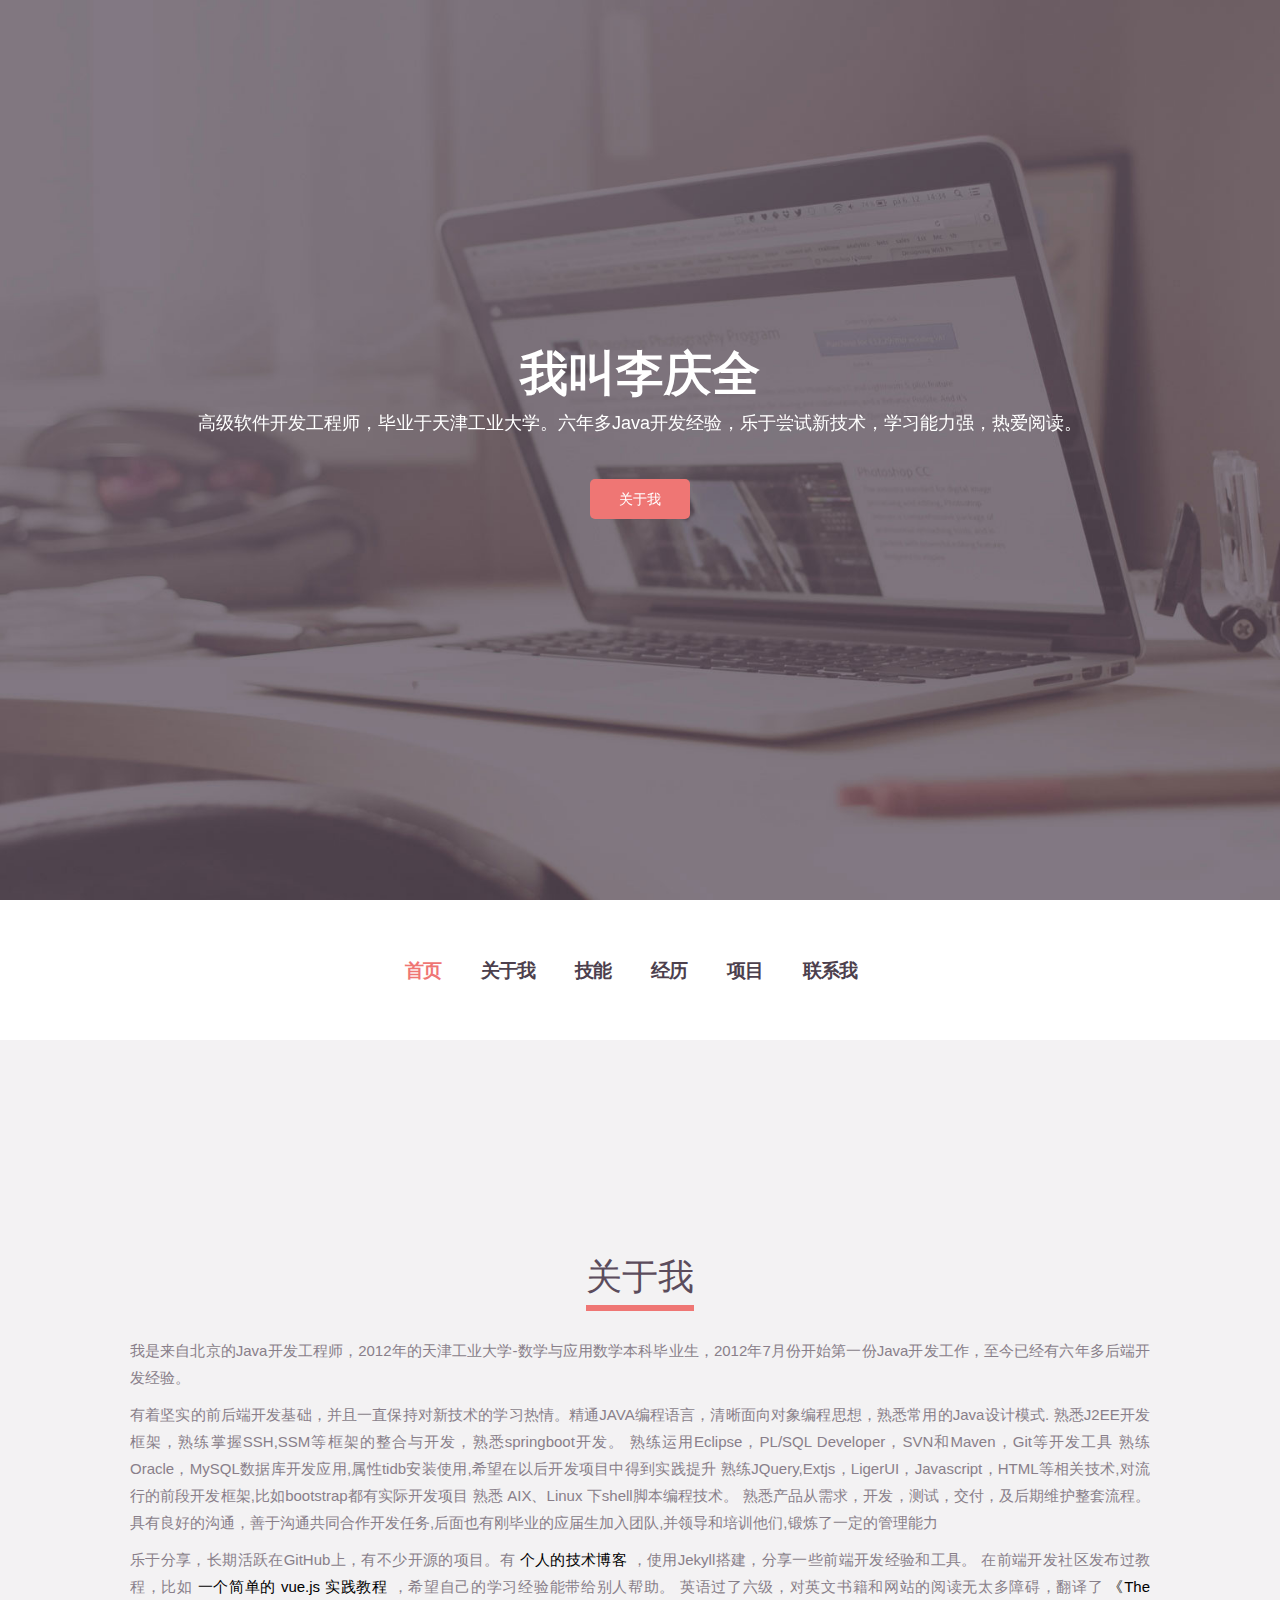
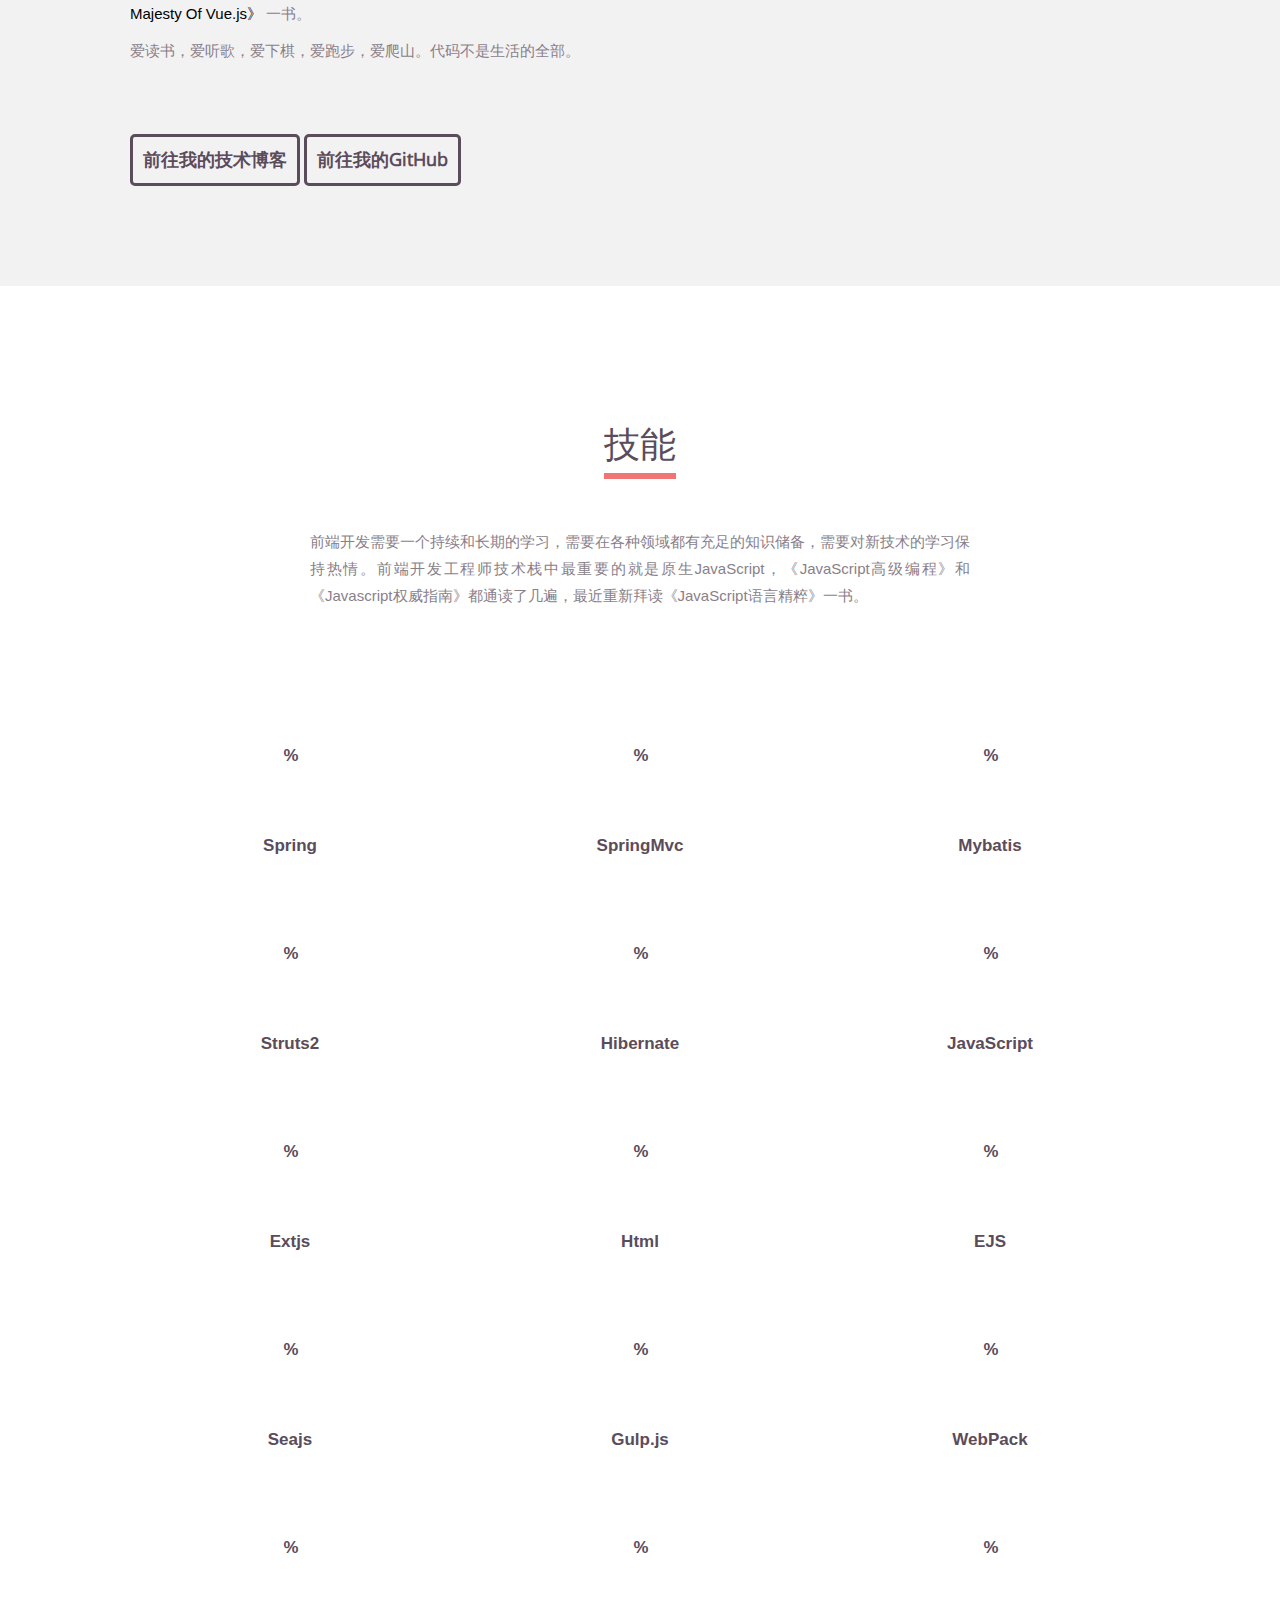
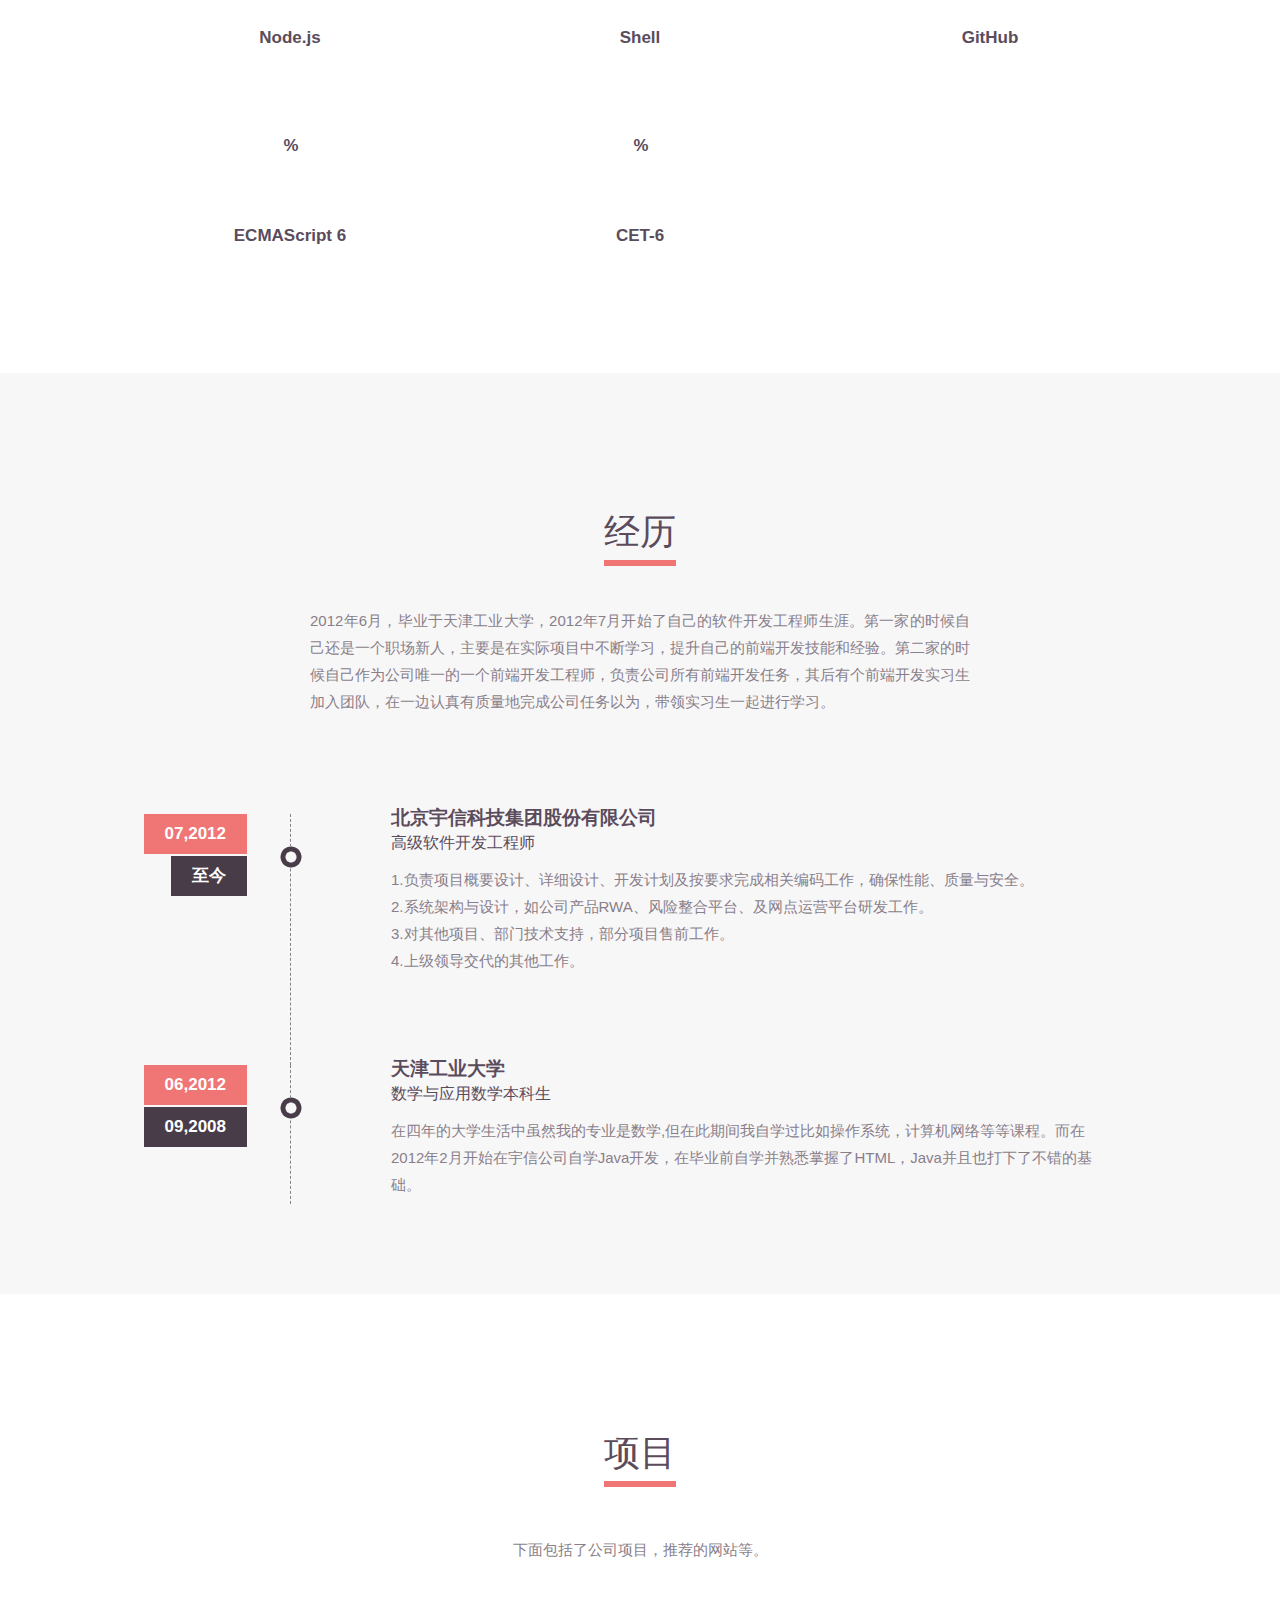
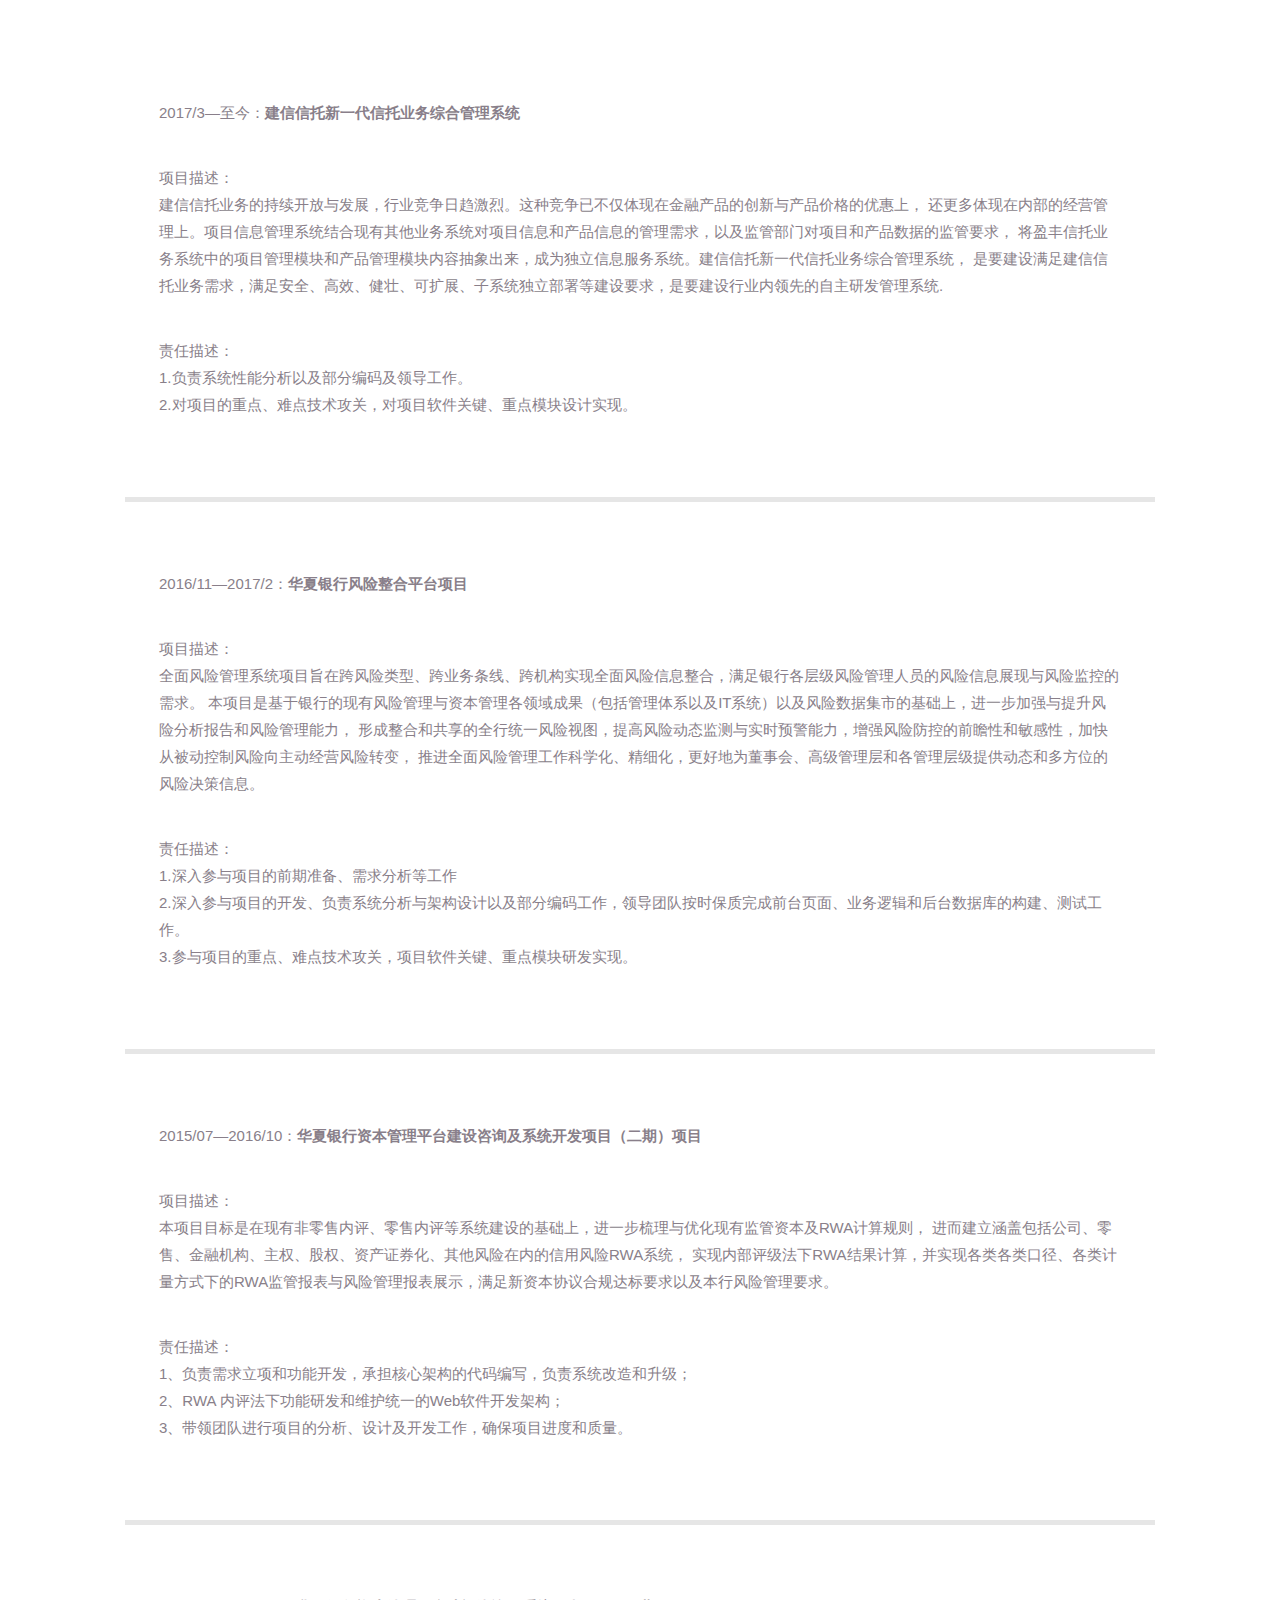
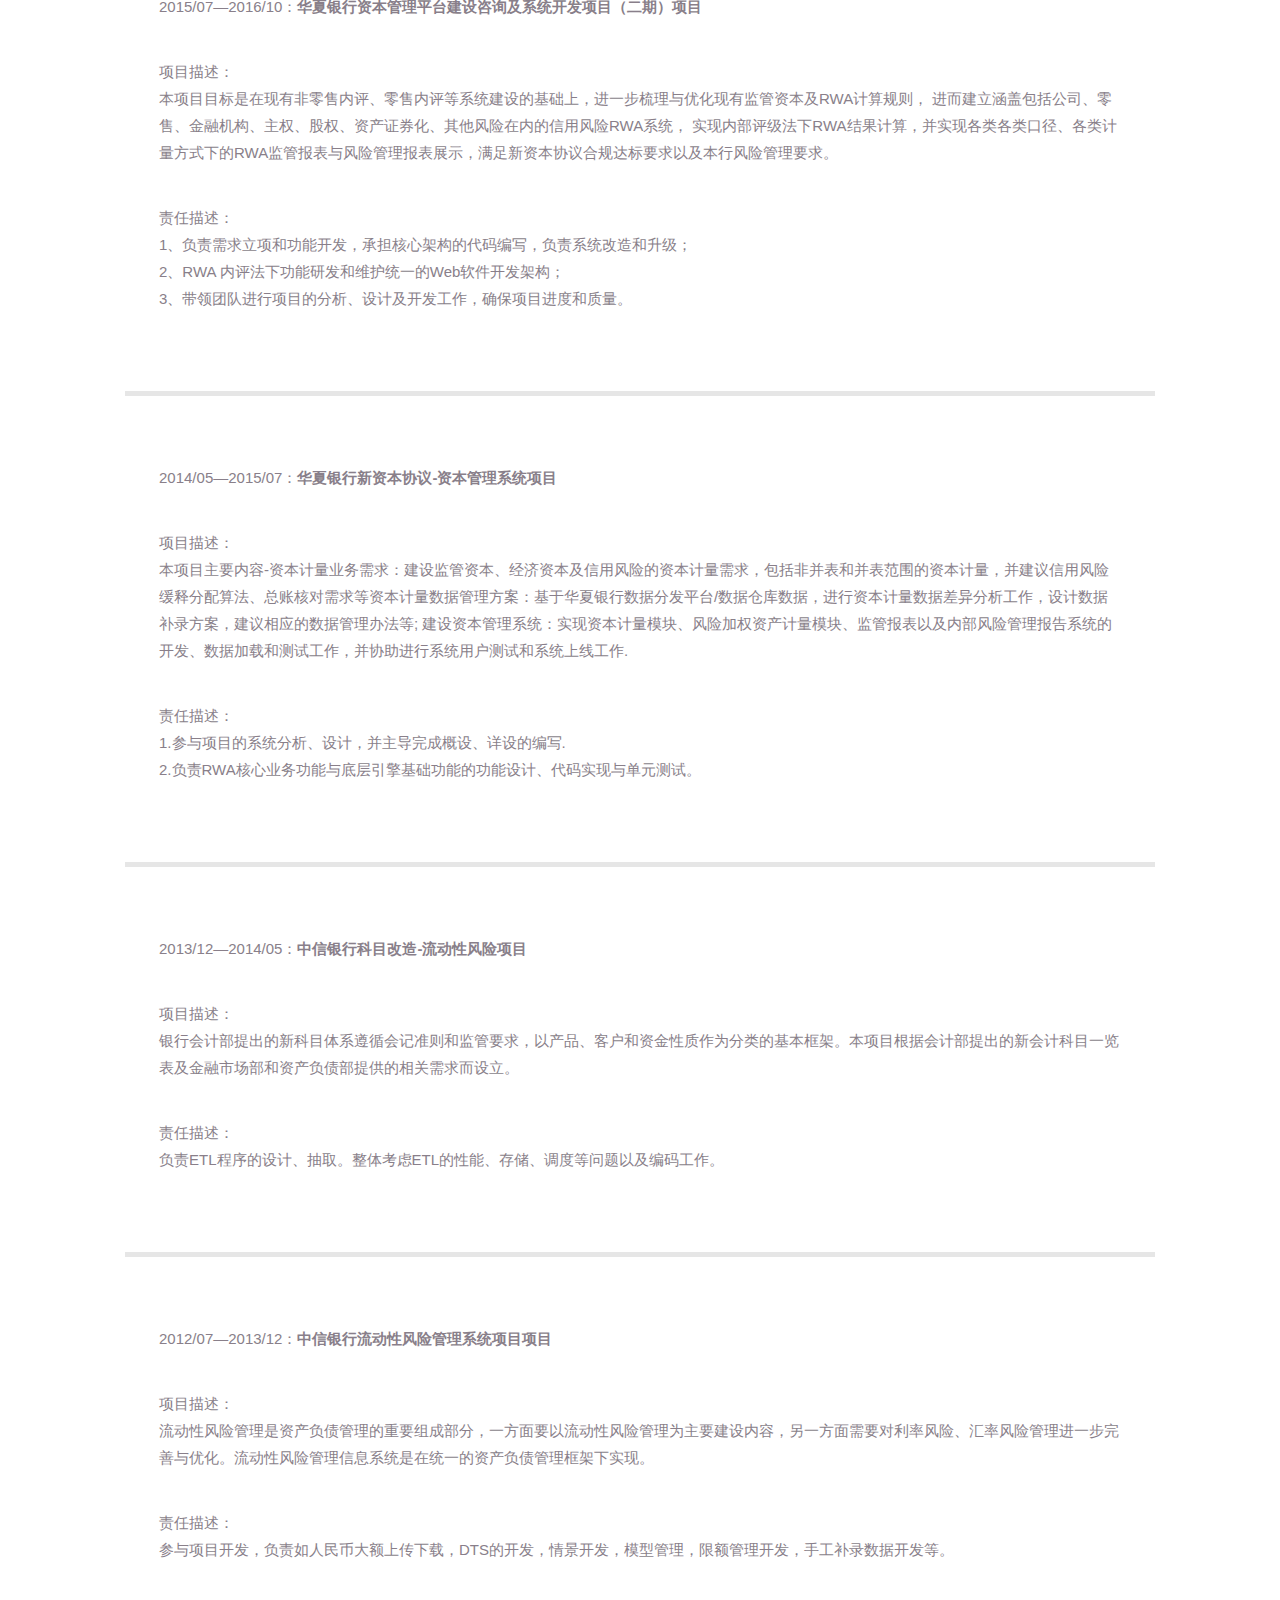
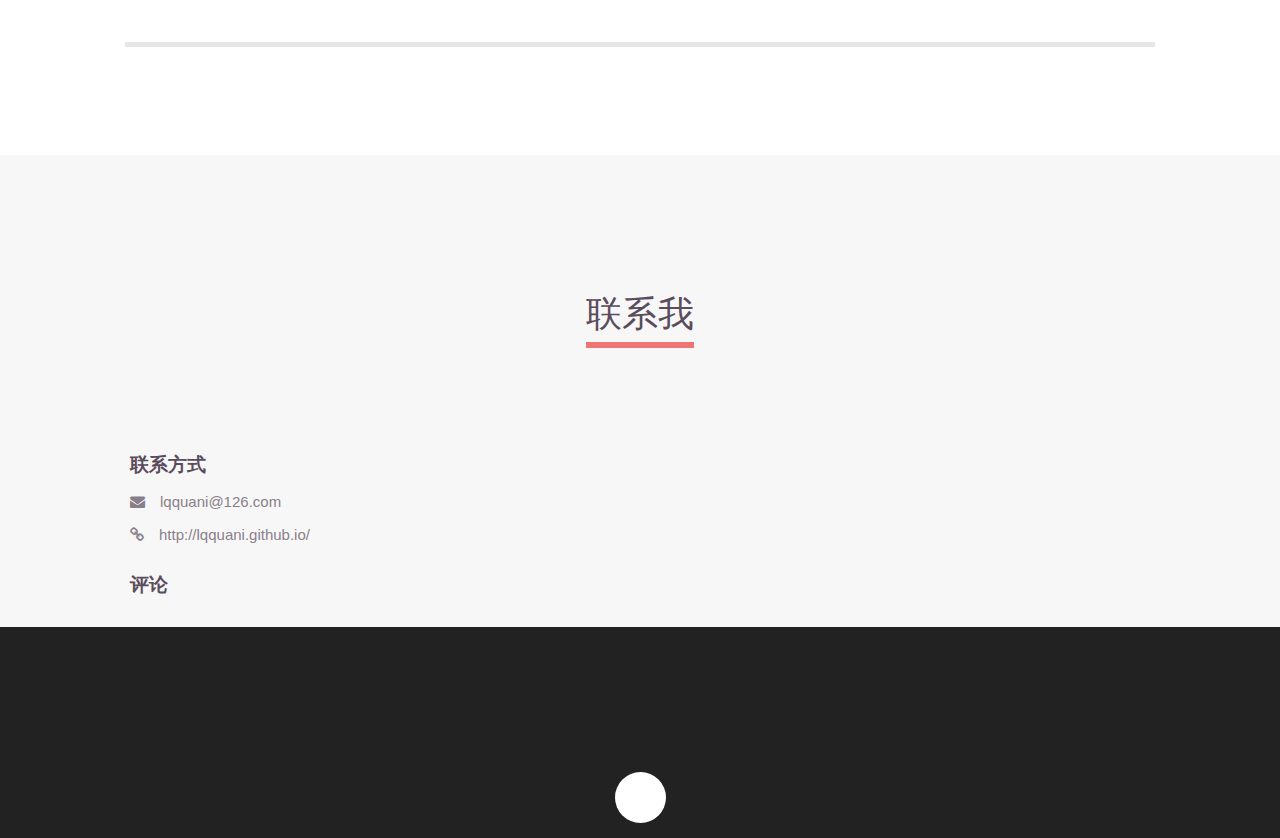
<file: resume.html>
<!DOCTYPE html>
<html>

<head>
    <meta charset="UTF-8" />
    <link rel="shortcut icon" href="http://lqquani.github.io/favicon.ico" />
    <meta http-equiv="X-UA-Compatible" content="IE=edge,chrome=1">
    <title>非诚勿扰！</title>
    <meta name="viewport" content="width=device-width, initial-scale=1.0, minimum-scale=1.0, maximum-scale=1.0, user-scalable=0">
    <link rel="stylesheet" type="text/css" href="./css/bootstrap.css">
    <link rel="stylesheet" type="text/css" href="./css/style.css">
    <link rel="stylesheet" href="./css/font-awesome.min.css">
</head>

<body>
    <div class="wrapper" id="wrapper">
        <header>
            <div class="banner row" id="banner">
                <div class="col-xs-12 col-sm-12 col-md-12 col-lg-12 noPadd slides-container" style="height:100%">
                    <div class="slide">
                        <img src="images/header-image/header-bg1.jpg" width="1024" height="682">
                    </div>
                    <div class="slide">
                        <img src="images/header-image/header-bg2.jpg" width="1024" height="682">
                    </div>
                    <div class="slide">
                        <img src="images/header-image/header-bg3.jpg" width="1024" height="682">
                    </div>
                    <div class="slide">
                        <img src="images/header-image/header-bg4.jpg" width="1024" height="682">
                    </div>
                </div>
                <div class="bannerText container">
                    <h1>我叫李庆全
                    </h1>
                    <p>高级软件开发工程师，毕业于天津工业大学。六年多Java开发经验，乐于尝试新技术，学习能力强，热爱阅读。
                    </p>
                    <a href="#aboutme" class="mbnt">关于我</a>
                    <a href="index-en.html" class="mbnt" style="display: none;">英文版</a>
                </div>
            </div>
            <div class="menu">
                <div class="navbar-wrapper">
                    <div class="container">
                        <div class="navwrapper">
                            <div class="navbar navbar-inverse navbar-static-top">
                                <div class="container">
                                    <div class="navbar-header">
                                        <button type="button" class="navbar-toggle" data-toggle="collapse" data-target=".navbar-collapse">
                                            <span class="icon-bar"></span>
                                            <span class="icon-bar"></span>
                                            <span class="icon-bar"></span>
                                        </button>
                                        <a class="navbar-brand" href="#">导航</a>
                                    </div>
                                    <div class="navbar-collapse collapse">
                                        <ul class="nav navbar-nav nav-justified">
                                            <li class="first menuItem homeLink active">
                                                <a href="#wrapper">首页</a>
                                            </li>
                                            <li class="menuItem">
                                                <a href="#aboutme">关于我</a>
                                            </li>
                                            <li class="menuItem">
                                                <a href="#technical">技能</a>
                                            </li>
                                            <li class="menuItem">
                                                <a href="#exprience">经历</a>
                                            </li>
                                            <li class="menuItem">
                                                <a href="#reffernces">项目</a>
                                            </li>
                                            <li class="menuItem">
                                                <a href="#contact">联系我</a>
                                            </li>
                                        </ul>
                                    </div>
                                </div>
                            </div>
                        </div>
                    </div>
                </div>
            </div>
        </header>
        <section class="aboutme" id="aboutme">
            <div class="container">
                <div class="row">
                    <div class=" col-xs-12 col-sm-12 col-md-12 col-lg-12 aboutCont">
                        <div class="heading clearfix">
                            <h2>关于我</h2>
                        </div>
                        <div id="description">
                            <p>
                                我是来自北京的Java开发工程师，2012年的天津工业大学-数学与应用数学本科毕业生，2012年7月份开始第一份Java开发工作，至今已经有六年多后端开发经验。
                            </p>
                            <p>
                                有着坚实的前后端开发基础，并且一直保持对新技术的学习热情。精通JAVA编程语言，清晰面向对象编程思想，熟悉常用的Java设计模式.
                                熟悉J2EE开发框架，熟练掌握SSH,SSM等框架的整合与开发，熟悉springboot开发。
								熟练运用Eclipse，PL/SQL Developer，SVN和Maven，Git等开发工具
								熟练Oracle，MySQL数据库开发应用,属性tidb安装使用,希望在以后开发项目中得到实践提升
								熟练JQuery,Extjs，LigerUI，Javascript，HTML等相关技术,对流行的前段开发框架,比如bootstrap都有实际开发项目
								熟悉 AIX、Linux 下shell脚本编程技术。
								熟悉产品从需求，开发，测试，交付，及后期维护整套流程。
								具有良好的沟通，善于沟通共同合作开发任务,后面也有刚毕业的应届生加入团队,并领导和培训他们,锻炼了一定的管理能力
                            </p>
                            <p>
                                乐于分享，长期活跃在GitHub上，有不少开源的项目。有 <a href="http://lqquani.github.io/index.html">个人的技术博客</a> ，使用Jekyll搭建，分享一些前端开发经验和工具。 
                                在前端开发社区发布过教程，比如 <a href="https://segmentfault.com/a/1190000006776243">一个简单的 vue.js 实践教程</a> ，希望自己的学习经验能带给别人帮助。
                                英语过了六级，对英文书籍和网站的阅读无太多障碍，翻译了 <a href="https://leanpub.com/vuejs">《The Majesty Of Vue.js》</a> 一书。
                            </p>
                            <p>爱读书，爱听歌，爱下棋，爱跑步，爱爬山。代码不是生活的全部。</p>
                        </div>
                        <a href="http://lqquani.github.io/index.html" class="btnDownload">前往我的技术博客</a>
                        <a href="https://github.com/lqquani" class="btnDownload">前往我的GitHub</a>
                    </div>
                </div>
            </div>
        </section>
        <section class="technical" id="technical">
            <div class="container">
                <div class="heading">
                    <h2 id="technical_title">技能</h2>
                    <p>前端开发需要一个持续和长期的学习，需要在各种领域都有充足的知识储备，需要对新技术的学习保持热情。前端开发工程师技术栈中最重要的就是原生JavaScript，《JavaScript高级编程》和《Javascript权威指南》都通读了几遍，最近重新拜读《JavaScript语言精粹》一书。</p>
                </div>
                <div class="row">
                    <div class="col-xs-12 col-sm-4 col-md-4 col-lg-4 skillsArea">
                        <div class=" col-xs-12 skills">
                            <span class="chart skilBg" data-percent="85">
                                <span class="percent"></span>
                            </span>
                            <h4>Spring</h4>
                        </div>
                    </div>
                    <div class="col-xs-12 col-sm-4 col-md-4 col-lg-4 skillsArea">
                        <div class=" col-xs-12 skills">
                            <span class="chart skilBg" data-percent="85">
                                <span class="percent"></span>
                            </span>
                            <h4>SpringMvc</h4>
                        </div>
                    </div>
                    <div class="col-xs-12 col-sm-4 col-md-4 col-lg-4 skillsArea">
                        <div class=" col-xs-12 skills">
                            <span class="chart skilBg" data-percent="80">
                                <span class="percent"></span>
                            </span>
                            <h4>Mybatis</h4>
                        </div>
                    </div>
                </div>
                <div class="row">
                    <div class="col-xs-12 col-sm-4 col-md-4 col-lg-4 skillsArea">
                        <div class=" col-xs-12 skills">
                            <span class="chart skilBg" data-percent="85">
                                <span class="percent"></span>
                            </span>
                            <h4>Struts2</h4>
                        </div>
                    </div>
                    <div class="col-xs-12 col-sm-4 col-md-4 col-lg-4 skillsArea">
                        <div class=" col-xs-12 skills">
                            <span class="chart skilBg" data-percent="80">
                                <span class="percent"></span>
                            </span>
                            <h4>Hibernate</h4>
                        </div>
                    </div>
                    <div class="col-xs-12 col-sm-4 col-md-4 col-lg-4 skillsArea">
                        <div class=" col-xs-12 skills">
                            <span class="chart skilBg" data-percent="90">
                                <span class="percent"></span>
                            </span>
                            <h4>JavaScript</h4>
                        </div>
                    </div>
                </div>
                <div class="row">
                    <div class="col-xs-12 col-sm-4 col-md-4 col-lg-4 skillsArea">
                        <div class=" col-xs-12 skills">
                            <span class="chart skilBg" data-percent="85">
                                <span class="percent"></span>
                            </span>
                            <h4>Extjs</h4>
                        </div>
                    </div>
                    <div class="col-xs-12 col-sm-4 col-md-4 col-lg-4 skillsArea">
                        <div class=" col-xs-12 skills">
                            <span class="chart skilBg" data-percent="90">
                                <span class="percent"></span>
                            </span>
                            <h4>Html</h4>
                        </div>
                    </div>
                    <div class="col-xs-12 col-sm-4 col-md-4 col-lg-4 skillsArea">
                        <div class=" col-xs-12 skills">
                            <span class="chart skilBg" data-percent="80">
                                <span class="percent"></span>
                            </span>
                            <h4>EJS</h4>
                        </div>
                    </div>
                </div>
                <div class="row">
                    <div class="col-xs-12 col-sm-4 col-md-4 col-lg-4 skillsArea">
                        <div class=" col-xs-12 skills">
                            <span class="chart skilBg" data-percent="85">
                                <span class="percent"></span>
                            </span>
                            <h4>Seajs</h4>
                        </div>
                    </div>
                    <div class="col-xs-12 col-sm-4 col-md-4 col-lg-4 skillsArea">
                        <div class=" col-xs-12 skills">
                            <span class="chart skilBg" data-percent="85">
                                <span class="percent"></span>
                            </span>
                            <h4>Gulp.js</h4>
                        </div>
                    </div>
                    <div class="col-xs-12 col-sm-4 col-md-4 col-lg-4 skillsArea">
                        <div class=" col-xs-12 skills">
                            <span class="chart skilBg" data-percent="85">
                                <span class="percent"></span>
                            </span>
                            <h4>WebPack</h4>
                        </div>
                    </div>
                </div>
                <div class="row">
                    <div class="col-xs-12 col-sm-4 col-md-4 col-lg-4 skillsArea">
                        <div class=" col-xs-12 skills">
                            <span class="chart skilBg" data-percent="75">
                                <span class="percent"></span>
                            </span>
                            <h4>Node.js</h4>
                        </div>
                    </div>
                    <div class="col-xs-12 col-sm-4 col-md-4 col-lg-4 skillsArea">
                        <div class=" col-xs-12 skills">
                            <span class="chart skilBg" data-percent="80">
                                <span class="percent"></span>
                            </span>
                            <h4>Shell</h4>
                        </div>
                    </div>
                    <div class="col-xs-12 col-sm-4 col-md-4 col-lg-4 skillsArea">
                        <div class=" col-xs-12 skills">
                            <span class="chart skilBg" data-percent="90">
                                <span class="percent"></span>
                            </span>
                            <h4>GitHub</h4>
                        </div>
                    </div>
                </div>
                <div class="row">
                    <div class="col-xs-12 col-sm-4 col-md-4 col-lg-4 skillsArea">
                        <div class=" col-xs-12 skills">
                            <span class="chart skilBg" data-percent="75">
                                <span class="percent"></span>
                            </span>
                            <h4>ECMAScript 6</h4>
                        </div>
                    </div>
                    <div class="col-xs-12 col-sm-4 col-md-4 col-lg-4 skillsArea">
                        <div class=" col-xs-12 skills">
                            <span class="chart skilBg" data-percent="85">
                                <span class="percent"></span>
                            </span>
                            <h4>CET-6</h4>
                        </div>
                    </div>
                </div>
            </div>
        </section>
        <section class="exprience" id="exprience">
            <div class="container">
                <div class="heading">
                    <h2>经历</h2>
                    <p>2012年6月，毕业于天津工业大学，2012年7月开始了自己的软件开发工程师生涯。第一家的时候自己还是一个职场新人，主要是在实际项目中不断学习，提升自己的前端开发技能和经验。第二家的时候自己作为公司唯一的一个前端开发工程师，负责公司所有前端开发任务，其后有个前端开发实习生加入团队，在一边认真有质量地完成公司任务以为，带领实习生一起进行学习。</p>
                </div>
                <div class="row workDetails">
                    <div class="col-xs-12 col-sm-3 col-md-2 col-lg-2">
                        <div class="workYear">
                            <span class="prevY">07,2012</span>
                            <span class="afterY">至今</span>
                        </div>
                    </div>
                    <div class="col-xs-12 col-sm-9 col-md-10 col-lg-10 rightArea">
                        <div class="arrowpart"></div>
                        <div class="exCon">
                            <h4>北京宇信科技集团股份有限公司</h4>
                            <h5>高级软件开发工程师</h5>
                            <p>1.负责项目概要设计、详细设计、开发计划及按要求完成相关编码工作，确保性能、质量与安全。<br/>

						       2.系统架构与设计，如公司产品RWA、风险整合平台、及网点运营平台研发工作。<br/>
						
						       3.对其他项目、部门技术支持，部分项目售前工作。<br/>
						
						       4.上级领导交代的其他工作。</p>
                        </div>
                    </div>
                </div>
                <div class="row workDetails" style="display: none;">
                    <div class="col-xs-12 col-sm-3 col-md-2 col-lg-2">
                        <div class="workYear">
                            <span class="prevY">10,2016</span>
                            <span class="afterY">4,2015</span>
                        </div>
                    </div>
                    <div class="col-xs-12 col-sm-9 col-md-10 col-lg-10 rightArea">
                        <div class="arrowpart"></div>
                        <div class="exCon">
                            <h4>XXXXX有限公司</h4>
                            <h5>高级软件开发工程师</h5>
                            <p>这段时间是自己前端开发技能得到不少提高的阶段。自己是公司的第一个前端，公司的官网、日常的运营页面、管理后台的页面优化、APP内的webview页面、手机端的活动页面、视频直播页面、游戏等等都是自己一个人来完成。工作非常饱和，但是在闲暇时候抽空学了很多新的框架和库，对AngularJS和React有了一定的了解，而选择了轻巧、高性能、可组件化的Vue.js作为主攻的MVVM框架，开始涉及WebPack，ECMAScript6，Node.js(Express)等的学习，熟练使用npm、Bower、Gulp.js等工具,并且在自己的一个GitHub项目 <a href="https://github.com/lqquani/learn">learn</a> 中可以看到我长期保持着对最新技术的学习热度。</p>
                        </div>
                    </div>
                </div>
                <div class="row workDetails" style="display: none;">
                    <div class="col-xs-12 col-sm-3 col-md-2 col-lg-2">
                        <div class="workYear">
                            <span class="prevY">12,2014</span>
                            <span class="afterY">04,2014</span>
                        </div>
                    </div>
                    <div class="col-xs-12 col-sm-9 col-md-10 col-lg-10 rightArea">
                        <div class="arrowpart"></div>
                        <div class="exCon">
                            <h4>XXXXXX有限公司</h4>
                            <h5>高级软件开发工程师</h5>
                            <p>日常工作围绕移动前端页面的制作，开发公司的后台页面，官网以及一些PC端的活动和页面。业余时间，积极学习和掌握了非常多的技术，比如Jekyll、Less、Bootstrap3,Foundation 5,Framework 7。开始泡在GitHub上学习开源框架和分享自己的学习经验，对原生JavaScript的理解和认知也提升了不少。</p>
                        </div>
                    </div>
                </div>
                <div class="row workDetails">
                    <div class="col-xs-12 col-sm-3 col-md-2 col-lg-2">
                        <div class="workYear">
                            <span class="prevY">06,2012</span>
                            <span class="afterY">09,2008</span>
                        </div>
                    </div>
                    <div class="col-xs-12 col-sm-9 col-md-10 col-lg-10 rightArea">
                        <div class="arrowpart"></div>
                        <div class="exCon">
                            <h4>天津工业大学</h4>
                            <h5>数学与应用数学本科生</h5>
                            <p>在四年的大学生活中虽然我的专业是数学,但在此期间我自学过比如操作系统，计算机网络等等课程。而在2012年2月开始在宇信公司自学Java开发，在毕业前自学并熟悉掌握了HTML，Java并且也打下了不错的基础。</p>
                        </div>
                    </div>
                </div>
            </div>
        </section>
        <section class="reffernces" id="reffernces">
            <div class="container">
                <div class="heading">
                    <h2>项目</h2>
                    <p>下面包括了公司项目，推荐的网站等。</p>
                </div>
                <div class="row waterfall" data-col-min-width="80%">
                    <div class="col-xs-12 col-sm-6 col-md-4 col-lg-4 refBox">
                        <div class="refBoxcon">
                            <p>
                                2017/3—至今：<b>建信信托新一代信托业务综合管理系统</b>
                            </p>
                            <p>
                               项目描述：<br/>
									建信信托业务的持续开放与发展，行业竞争日趋激烈。这种竞争已不仅体现在金融产品的创新与产品价格的优惠上，
									还更多体现在内部的经营管理上。项目信息管理系统结合现有其他业务系统对项目信息和产品信息的管理需求，以及监管部门对项目和产品数据的监管要求，
									将盈丰信托业务系统中的项目管理模块和产品管理模块内容抽象出来，成为独立信息服务系统。建信信托新一代信托业务综合管理系统，
									是要建设满足建信信托业务需求，满足安全、高效、健壮、可扩展、子系统独立部署等建设要求，是要建设行业内领先的自主研发管理系统.
									
                            </p>
                            <p style="display: none;">本次建设的新一代信托业务综合管理平台，共分为八个子系统：项目产品系统、客户系统、核算系统、投资系统、总账财务系统、报表系统和系统管理，
									三个数据库：业务数据库、财务数据库和离线数据库。其中项目产品系统、投资系统、客户系统、销售系统、核算系统与业务数据库直接访问；总账财务系统与财务数据库直接访问；报表系统与离线数据库直接访问。
									业务子系统通过ESB与外围系统进行实时交互，子系统间通过web service进行业务交互，对于不需要业务逻辑处理，只是业务数据读取访问的通过缓存进行交互。
							</p>
                            <p>
                                责任描述：	<br/>
									1.负责系统性能分析以及部分编码及领导工作。<br/>
									2.对项目的重点、难点技术攻关，对项目软件关键、重点模块设计实现。
                            </p>
                        </div>
                    </div>
                </div>
                
                <div class="row waterfall" data-col-min-width="80%">
                    <div class="col-xs-12 col-sm-6 col-md-4 col-lg-4 refBox">
                        <div class="refBoxcon">
                            <p>
                                2016/11—2017/2：<b>华夏银行风险整合平台项目</b>
                            </p>
                            <p>
                               项目描述：<br/>
									全面风险管理系统项目旨在跨风险类型、跨业务条线、跨机构实现全面风险信息整合，满足银行各层级风险管理人员的风险信息展现与风险监控的需求。
									本项目是基于银行的现有风险管理与资本管理各领域成果（包括管理体系以及IT系统）以及风险数据集市的基础上，进一步加强与提升风险分析报告和风险管理能力，
									形成整合和共享的全行统一风险视图，提高风险动态监测与实时预警能力，增强风险防控的前瞻性和敏感性，加快从被动控制风险向主动经营风险转变，
									推进全面风险管理工作科学化、精细化，更好地为董事会、高级管理层和各管理层级提供动态和多方位的风险决策信息。
                            </p>
                            <p>
                                责任描述：	<br/>
									1.深入参与项目的前期准备、需求分析等工作<br/>
									2.深入参与项目的开发、负责系统分析与架构设计以及部分编码工作，领导团队按时保质完成前台页面、业务逻辑和后台数据库的构建、测试工作。<br/>
									3.参与项目的重点、难点技术攻关，项目软件关键、重点模块研发实现。
                            </p>
                        </div>
                    </div>
                </div>
                
                
                <div class="row waterfall" data-col-min-width="80%">
                    <div class="col-xs-12 col-sm-6 col-md-4 col-lg-4 refBox">
                        <div class="refBoxcon">
                            <p>
                                2015/07—2016/10：<b>华夏银行资本管理平台建设咨询及系统开发项目（二期）项目</b>
                            </p>
                            <p>
                              项目描述：<br/>
                              本项目目标是在现有非零售内评、零售内评等系统建设的基础上，进一步梳理与优化现有监管资本及RWA计算规则，
                              进而建立涵盖包括公司、零售、金融机构、主权、股权、资产证券化、其他风险在内的信用风险RWA系统，
                              实现内部评级法下RWA结果计算，并实现各类各类口径、各类计量方式下的RWA监管报表与风险管理报表展示，满足新资本协议合规达标要求以及本行风险管理要求。
                            </p>
                            <p>
                                责任描述：	<br/>
									1、负责需求立项和功能开发，承担核心架构的代码编写，负责系统改造和升级； <br/>
									2、RWA 内评法下功能研发和维护统一的Web软件开发架构； <br/>
									3、带领团队进行项目的分析、设计及开发工作，确保项目进度和质量。
                            </p>
                        </div>
                    </div>
                </div>
                
                
                 <div class="row waterfall" data-col-min-width="80%">
                    <div class="col-xs-12 col-sm-6 col-md-4 col-lg-4 refBox">
                        <div class="refBoxcon">
                            <p>
                                2015/07—2016/10：<b>华夏银行资本管理平台建设咨询及系统开发项目（二期）项目</b>
                            </p>
                            <p>
                              项目描述：<br/>
                              本项目目标是在现有非零售内评、零售内评等系统建设的基础上，进一步梳理与优化现有监管资本及RWA计算规则，
                              进而建立涵盖包括公司、零售、金融机构、主权、股权、资产证券化、其他风险在内的信用风险RWA系统，
                              实现内部评级法下RWA结果计算，并实现各类各类口径、各类计量方式下的RWA监管报表与风险管理报表展示，满足新资本协议合规达标要求以及本行风险管理要求。
                            </p>
                            <p>
                                责任描述：	<br/>
									1、负责需求立项和功能开发，承担核心架构的代码编写，负责系统改造和升级； <br/>
									2、RWA 内评法下功能研发和维护统一的Web软件开发架构； <br/>
									3、带领团队进行项目的分析、设计及开发工作，确保项目进度和质量。
                            </p>
                        </div>
                    </div>
                </div>
                
                
                 <div class="row waterfall" data-col-min-width="80%">
                    <div class="col-xs-12 col-sm-6 col-md-4 col-lg-4 refBox">
                        <div class="refBoxcon">
                            <p>
                                2014/05—2015/07：<b>华夏银行新资本协议-资本管理系统项目</b>
                            </p>
                            <p>
                             项目描述：	<br/>
                             本项目主要内容-资本计量业务需求：建设监管资本、经济资本及信用风险的资本计量需求，包括非并表和并表范围的资本计量，并建议信用风险缓释分配算法、总账核对需求等资本计量数据管理方案：基于华夏银行数据分发平台/数据仓库数据，进行资本计量数据差异分析工作，设计数据补录方案，建议相应的数据管理办法等; 建设资本管理系统：实现资本计量模块、风险加权资产计量模块、监管报表以及内部风险管理报告系统的开发、数据加载和测试工作，并协助进行系统用户测试和系统上线工作.
                            </p>
                            <p>
                                责任描述：	<br/>
                                			1.参与项目的系统分析、设计，并主导完成概设、详设的编写.<br/>
                                			2.负责RWA核心业务功能与底层引擎基础功能的功能设计、代码实现与单元测试。
                            </p>
                        </div>
                    </div>
                </div>
                
                
                 <div class="row waterfall" data-col-min-width="80%">
                    <div class="col-xs-12 col-sm-6 col-md-4 col-lg-4 refBox">
                        <div class="refBoxcon">
                            <p>
                                2013/12—2014/05：<b>中信银行科目改造-流动性风险项目</b>
                            </p>
                            <p>
                              项目描述：	<br/>银行会计部提出的新科目体系遵循会记准则和监管要求，以产品、客户和资金性质作为分类的基本框架。本项目根据会计部提出的新会计科目一览表及金融市场部和资产负债部提供的相关需求而设立。
                            </p>
                            <p>
                                责任描述：	<br/>负责ETL程序的设计、抽取。整体考虑ETL的性能、存储、调度等问题以及编码工作。
                            </p>
                        </div>
                    </div>
                </div>
                
                
                 <div class="row waterfall" data-col-min-width="80%">
                    <div class="col-xs-12 col-sm-6 col-md-4 col-lg-4 refBox">
                        <div class="refBoxcon">
                            <p>
                               2012/07—2013/12：<b>中信银行流动性风险管理系统项目项目</b>
                            </p>
                            <p>
                              项目描述：	<br/>流动性风险管理是资产负债管理的重要组成部分，一方面要以流动性风险管理为主要建设内容，另一方面需要对利率风险、汇率风险管理进一步完善与优化。流动性风险管理信息系统是在统一的资产负债管理框架下实现。
                            </p>
                            <p>
                                责任描述：<br/>参与项目开发，负责如人民币大额上传下载，DTS的开发，情景开发，模型管理，限额管理开发，手工补录数据开发等。
                            </p>
                        </div>
                    </div>
                </div>
                
                
                
                
            </div>
        </section>
        <section class="contact" id="contact">
            <div class="container topCon">
                <div class="heading">
                    <h2>联系我</h2>
                </div>
            </div>
        </section>
        <section class="contactDetails">
            <div class="container">
                <div class="col-xs-12 col-sm-12 col-md-12 col-lg-12">
                    <h4>联系方式</h4>
                    <p> <i class="icon icon-envelope"></i><a>lqquani@126.com</a></p>
                    <p> <i class="icon icon-link"></i><a href="http://lqquani.github.io/index.html">http://lqquani.github.io/</a>
                    </p>
                </div>
                <div class="col-xs-12 col-sm-12 col-md-12 col-lg-12 comments">
                    <h4>评论</h4>
                    <div id="container"></div>
                    <link rel="stylesheet" href="https://imsun.github.io/gitment/style/default.css">
                    <script src="https://imsun.github.io/gitment/dist/gitment.browser.js"></script>
                    <script>
                    var gitment = new Gitment({
                        owner: 'lqquani',
                        repo: 'lqquani.github.io',
                        oauth: {
                            client_id: '486895eb5738dc3b72d9',
                            client_secret: 'c18ef8c081c6292b773c826bf703822b54254410',
                        },
                    })
                    gitment.render('container')
                    </script>
                </div>
            </div>
        </section>
        <section class="footer" id="footer">
            <div class="container">
                <ul>
                    <li><a href="https://github.com/lqquani"><i class="icon icon-github icon-2x"></i></a>
                    </li>
                </ul>
                <span class="totop"><i class="icon icon-chevron-up"></i>
                </span>
            </div>
        </section>
    </div>
    <script src="./js/jquery-2.1.4.min.js"></script>
    <script src="./js/bootstrap.js"></script>
    <script src="./js/jquery.waterfall.js"></script>
    <script src="./js/stickUp.js"></script>
    <script type="text/javascript">
    jQuery(function($) {
        $(document).ready(function() {
            //enabling stickUp on the '.navbar-wrapper' class

            $('.navbar-wrapper').stickUp({
                parts: {
                    0: 'wrapper',
                    1: 'aboutme',
                    2: 'technical',
                    3: 'exprience',
                    4: 'reffernces',
                    5: 'contact'
                },
                itemClass: 'menuItem',
                itemHover: 'active',
                topMargin: 'auto'
            });
        });
    });
    </script>
    <script src="./js/jquery.superslides.js"></script>
    <script src="./js/jquery.easing.min.js"></script>
    <script src="./js/custom.js"></script>
    <script src="js/jquery.easypiechart.js"></script>
</body>

</html>
</file>
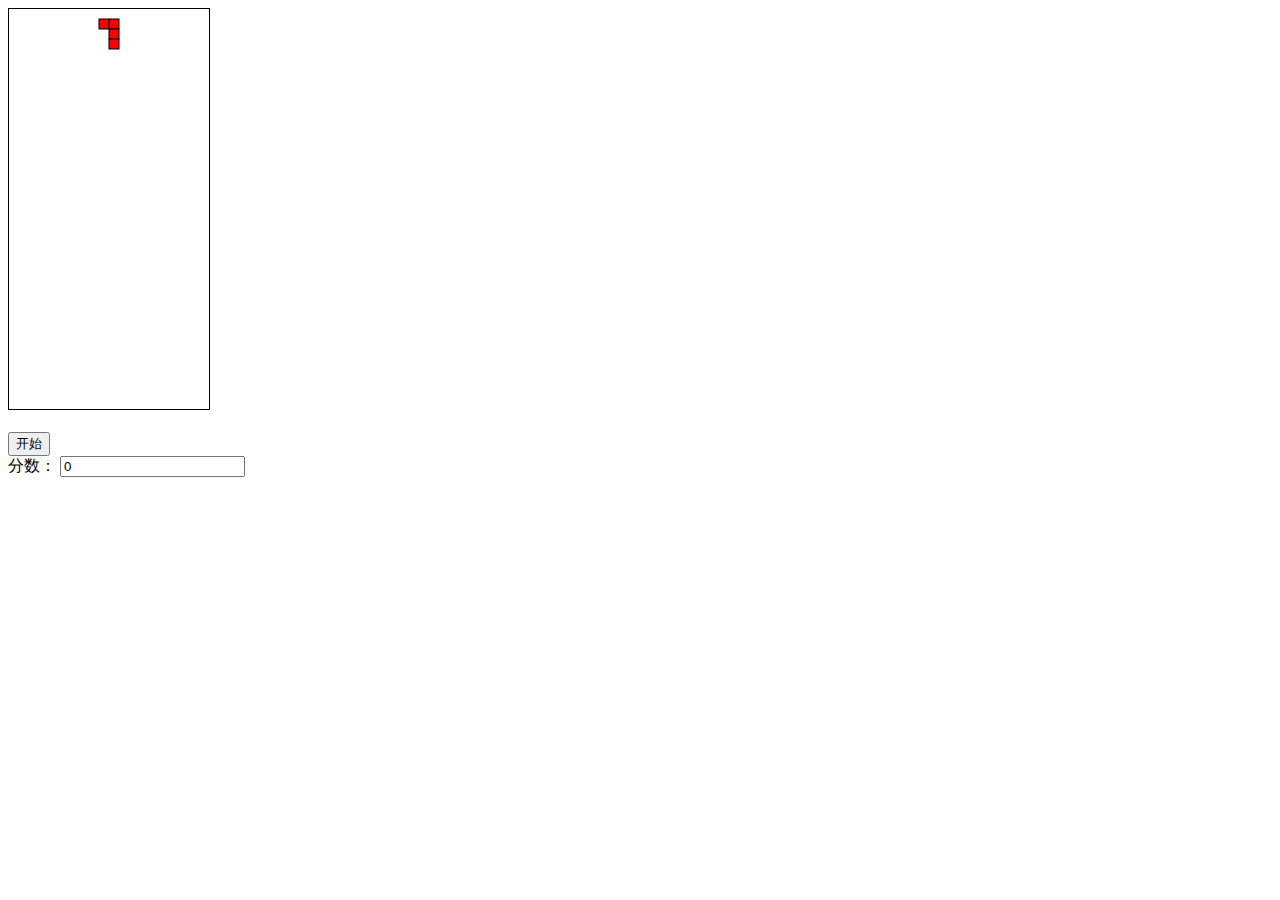
<file: rusia.html>
<!DOCTYPE html>
<html>
<head>
    <title></title>
    <meta charset="UTF-8" />
    <style>
        #canvas{
            border: black 1px solid;
        }
    </style>
    <script type="text/javascript">
        //7个基本形状，及变形后的坐标
        var shap1=[[0,0,1,0,1,1,1,2],[0,1,1,1,2,1,2,0],[0,0,0,1,0,2,1,2],[0,0,1,0,2,0,0,1]];
        var shap2=[[0,0,0,1,0,2,1,0],[0,0,1,0,2,0,2,1],[0,2,1,0,1,1,1,2],[0,0,0,1,1,1,2,1]];
        var shap3=[[0,0,1,0,1,1,2,1],[1,0,1,1,0,1,0,2],[0,0,1,0,1,1,2,1],[1,0,1,1,0,1,0,2]]
        var shap4=[[0,1,1,0,1,1,2,0],[0,0,0,1,1,1,1,2],[0,1,1,0,1,1,2,0],[0,0,0,1,1,1,1,2]];
        var shap5=[[0,0,1,0,0,1,1,1],[0,0,1,0,0,1,1,1],[0,0,1,0,0,1,1,1],[0,0,1,0,0,1,1,1]];
        var shap6=[[0,1,1,1,2,1,1,0],[0,0,0,1,0,2,1,1],[0,0,1,0,2,0,1,1],[1,0,1,1,0,1,1,2]];
        var shap7=[[0,0,1,0,2,0,3,0],[0,0,0,1,0,2,0,3],[0,0,1,0,2,0,3,0],[0,0,0,1,0,2,0,3]];
        var shaps=[shap1,shap2,shap3,shap4,shap5,shap6,shap7];

        //单位长度
        var unitLen=10;
        //画布上下文
        var ctx;
        //定时
        var tid;
        //画布区域对应的数组
        var resultArray=new Array(40);
        function init()
        {
            //获取画布上下文
            ctx=document.getElementById("canvas").getContext('2d');
            //增加按键事件
            document.addEventListener('keydown',moveShape,false);

            //初始化画布区域数组
            for(var i=0;i<40;i++)
            {
                var row=new Array();
                for(var j=0;j<20;j++)
                {
                    row[j]=0;
                }
                resultArray[i]=row;
            }
            //
            startRun=true;
            DrawLine();
            topTrue=true;
            tid=setInterval("DrawTetris();",200);

        }

        //每个形状在画布上相对于初始位置的坐标偏移量
        var rectX=0;
        var rectY=0;

        //形状变形
        var rotate=0;
        //当前形状或变形的初始坐标
        var t;
        //当前形状
        var shape;

        var startRun=true;


        var shapeHeight=0;//当前形状的高度，四个方块的Y坐标的最大差
        //用于产生随机形状
        var randmShape=1;

        //当前形状每个方块的坐标
        var shapeXY=new Array(4);

        //根据坐标绘制形状
        function Draw(){
            var i=0;
            var tempY=0;
            shapeXY=new Array(4);
            for(i=0;i<4;i++){
                DrawRect((t[i*2]+rectX) *unitLen,(t[i*2+1]+rectY)*unitLen);
                var row=new Array(2);
                row[0]=(t[i*2+1]+rectY);
                row[1]=t[i*2]+rectX;
                shapeXY[i]=row;
                //shapeXY[i,0]=(t[i*2+1]+rectY);
                //shapeXY[i,1]=t[i*2];
                if(topTrue==true)
                {
                    if(tempY<(t[i*2+1]+rectY))
                    {
                        tempY=t[i*2+1]+rectY;
                        shapeHeight=tempY+1;
                    }

                }
                else
                {
                    //tempY=rectY;
                }
            }
            //rectY=tempY;
            rectY+=1;

        }

        //根据捕获的按键，判断具体的按键
        function getDirection(event){
            var keyCode = event.which || event.keyCode;
            switch(keyCode){
                case 1:
                case 38:
                case 269: //up
                    return 'up';
                    break;
                case 2:
                case 40:
                case 270:
                    return 'down';
                    break;
                case 3:
                case 37:
                case 271:
                    return 'left';
                    break;
                case 4:
                case 39:
                case 272:
                    return 'right';
                    break;
                case 339: //exit
                case 240: //back
                    return 'back';
                    break;
            }
        }
        //根据按键确定执行的操作
        function moveShape(event){
            if(getDirection(event)=='right')
            {
                for(var i=0;i<4;i++){
                    if(t[2*i]+rectX+1>=20 || resultArray[2*i+rectX+1]==1 ){
                        return;
                    }
                }
                rectX+=1;
            }
            if(getDirection(event)=='left')
            {
                for(var i=0;i<4;i++)
                {
                    if(t[2*i]+rectX-1<0 || resultArray[2*i+rectX-1]==1){
                        return;
                    }
                }
                rectX-=1;

            }
            if(getDirection(event)=='up'){
                var mleft=0;
                for(var i=0;i<4;i++){
                    if(t[i*2]+rectX>mleft){
                        mleft=rectX;
                    }
                }
                if(rotate==3){
                    rotate=0;
                }
                else{
                    rotate+=1;
                }
                t=shape[rotate];
                for(var i=0;i<4;i++){

                    //t[2*i]=t[2*i]+mleft;
                    rectX=mleft;
                }

            }

            if(getDirection(event)=='down'){
                clearInterval(tid);
                tid=setInterval("DrawTetris();",50);
            }
        }
        //定时执行的方法
        function DrawTetris(){
            if(CheckBottom()==true) return;
            //t=shape[rotate];
            if(startRun==false){
                ctx.clearRect(shapeXY[0][1]*unitLen-1,shapeXY[0][0]*unitLen-1,unitLen+2,unitLen+2);
                ctx.clearRect(shapeXY[1][1]*unitLen-1,shapeXY[1][0]*unitLen-1,unitLen+2,unitLen+2);
                ctx.clearRect(shapeXY[2][1]*unitLen-1,shapeXY[2][0]*unitLen-1,unitLen+2,unitLen+2);
                ctx.clearRect(shapeXY[3][1]*unitLen-1,shapeXY[3][0]*unitLen-1,unitLen+2,unitLen+2);
            }
            startRun=false;
            //ctx.clearRect(0,0,200,400-(shapeHeight)*10);
            DrawLine();
            var sp=randmShape;
            shape=shaps[sp-1];
            t=shape[rotate];
            Draw();

        }

        var topTrue=false;
        //检查当前形状是否到了画布底部
        function CheckBottom()
        {

            if(topTrue==true){
                startRun=true;
                topTrue=false;
                rectX=9;
                rectY=0;
                randmShape=Math.floor(Math.random()*7+1);

                return true;
            }

            if(rectY+shapeHeight-1>=40 || rectY==0)
            {
                //clearInterval(tid);
                //ctx.clearRect(0,0,200,300);

                if(rectY==0)
                {
                    return false
                }

                CurrentShapeOnBottom();
                return true;
            }
            else
            {
                //形状中的四个方块有一个到了底部，就不能再向下移动
                if(shapeXY[0][0]==39 || shapeXY[1][0]==39 || shapeXY[2][0]==39 || shapeXY[3][0]==39)
                {
                    CurrentShapeOnBottom();
                    return true;
                }
                //形状中的每个方块所在行的下一行，如果已经存在方块，不能再向下移动
                if((resultArray[shapeXY[0][0]+1][shapeXY[0][1]]+resultArray[shapeXY[1][0]+1][shapeXY[1][1]]
                        +resultArray[shapeXY[2][0]+1][shapeXY[2][1]]+resultArray[shapeXY[3][0]+1][shapeXY[3][1]]
                       >=1) )
                {
                    CurrentShapeOnBottom();
                    return true;
                }
                topTrue=false;
                return false;
            }
        }

        //当前形状到达画布底部后进行的操作
        function CurrentShapeOnBottom(){

            resultArray[shapeXY[0][0]][shapeXY[0][1]]=1;
            resultArray[shapeXY[1][0]][shapeXY[1][1]]=1;
            resultArray[shapeXY[2][0]][shapeXY[2][1]]=1;
            resultArray[shapeXY[3][0]][shapeXY[3][1]]=1;

            if(ClearRow()==false){
                return;
            }
            rectY=0;
            rectX=9;
            randmShape=Math.floor(Math.random()*7+1)
            startRun=true;
            topTrue=true;
            clearInterval(tid);
            tid=setInterval("DrawTetris();",200);
        }
        //计分
        var vpoint=0;
        //清除满格行,并计分
        function ClearRow(){
            var row=new Array();
            var spaceRow=new Array();
            var spaceRows=new Array();
            for(var i=0;i<20;i++){
                spaceRow[i]=0;
            }
            row[0]=shapeXY[0][0];
            for(var i=1;i<4;i++){
                for(var j=0;j<row.length;j++){
                    if(row[j]!=shapeXY[i][0]){
                        if(row[j]<shapeXY[i][0]){
                            row.push(shapeXY[i][0]);

                        }
                        else {
                            row.unshift(shapeXY[i][0]);
                        }
                        break;

                    }
                }
            }

            var isNeedRedraw=false;
            for(var i=0;i<row.length;i++){

                var rowState=0;
                for(var j=0;j<20;j++){
                    rowState+=resultArray[row[i]][j];
                }



                if(rowState==20){
                    resultArray.splice(row[i],1);
                    resultArray.unshift(spaceRow);
                    vpoint+=10;
                    document.getElementById("txtPoint").value=vpoint;
                    isNeedRedraw=true;
                }
            }

            if(isNeedRedraw==true){
                ctx.clearRect(0,0,200,400);
                RedrawCanvas();

            }
            else
            {
                if(shapeXY[0][0]==0 || shapeXY[1][0]==0 || shapeXY[2][0]==0 || shapeXY[3][0]==0){
                    document.getElementById("idState").innerText="Game Over";
                    clearInterval(tid);
                    return false;
                }
            }
            return true;
        }

        //清除满格行后，重新绘制画布
        function RedrawCanvas()
        {
            for(var i=0;i<40;i++){
                for(var j=0;j<20;j++){
                    if(resultArray[i][j]==1){
                        DrawRect(j*unitLen,i*unitLen);
                    }
                }
            }
        }
        //绘制形状中的小方格
        function DrawRect(x,y){
            ctx.fillStyle="red";
            ctx.strokeStyle="black";
            ctx.lineWidth=1;
            ctx.fillRect(x,y,10,10);
            ctx.strokeRect(x,y,10,10);
        }

        
        function DrawLine()
        {
            /*
            var i=1;
            for(i=1;i<40;i++)
            {
                ctx.beginPath();
                ctx.strokeStyle="black";
                ctx.lineWidth=1;
                ctx.moveTo(0,i*10);
                ctx.lineTo(200,i*10);
                ctx.stroke();
            }
            */
        }

    </script>

    </head>
<body onload="init()">

    <canvas id="canvas" width="200" height="400">
        浏览器不支持HTML5  Canvas
    </canvas>
    <br>
    <form id="f" name="f" onsubmit="init()">
        <br>
        <input id="btnStart" type="submit" value="开始" />
        <label id="idState"></label>

        </div>
        <br>

        <label>分数：</label>
        <input  id="txtPoint" readonly="true"  value="0" />
    </form>



</body>
</html>
</file>
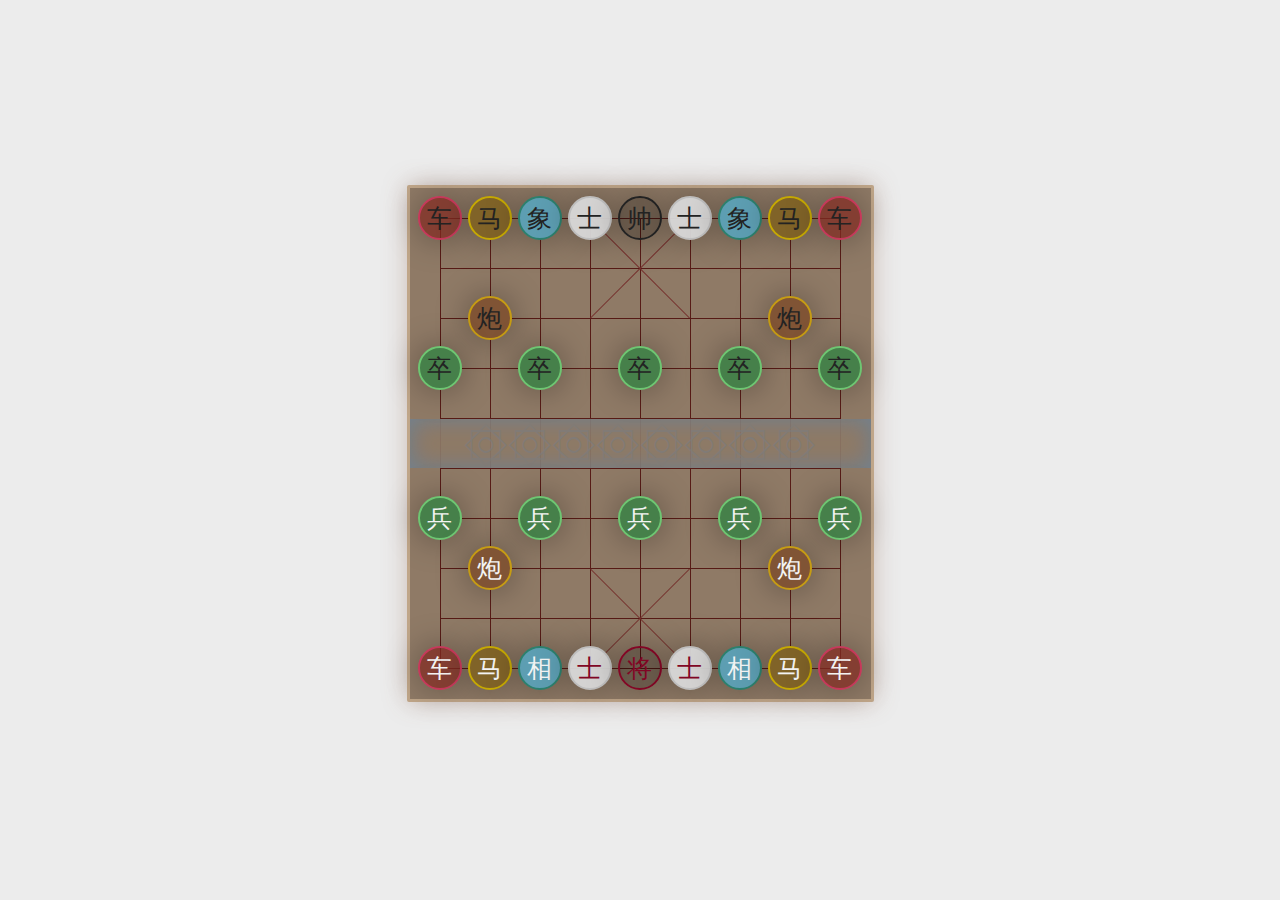
<file: pages/chess.html>
<!DOCTYPE html>
<html>
<head lang="cn">
    <meta charset="UTF-8">
    <title>象棋</title>
	
    <link rel="stylesheet" href="../css/index.css" type="text/css">
    <link rel="stylesheet" href="../css/Chess.css" type="text/css">
	
    <script src="../js/jquery-2.1.4.min.js" type="text/javascript"></script>
    <script src="../js/Show.js" type="text/javascript"></script>
    <script src="../js/OnDoing.js" type="text/javascript"></script>
    <script src="../js/CMoveRule.js" type="text/javascript"></script>
    <script src="../js/CChess.js" type="text/javascript"></script>
	
</head>
<body>
<section id="ground">
    <section id="board">
        <section id="line">
            <section id="rows">
                <article class="row"></article>
                <article class="row"></article>
                <article class="row"></article>
                <article class="row"></article>
                <article class="row"></article>
                <article class="row"></article>
                <article class="row"></article>
                <article class="row"></article>
                <article class="row"></article>
                <article class="row end"></article>
            </section>
            <section id="lines">
                <article class="line"></article>
                <article class="line"></article>
                <article class="line"></article>
                <article class="line"></article>
                <article class="line"></article>
                <article class="line"></article>
                <article class="line"></article>
                <article class="line"></article>
                <article class="line end"></article>
            </section>
            <section id="river">
                <article>۞۞۞۞۞۞۞۞</article>
            </section>
            <section id="flower">
                <section id="F">
                    <section class="L2">
                        <article></article>
                        <article class="t2"></article>
                    </section>
                    <section class="L5">
                        <article></article>
                        <article></article>
                        <article></article>
                        <article></article>
                        <article></article>
                    </section>
                </section>
                <section id="L">
                    <section class="L5">
                        <article></article>
                        <article></article>
                        <article></article>
                        <article></article>
                        <article></article>
                    </section>
                    <section class="L2">
                        <article></article>
                        <article></article>
                    </section>
                </section>
            </section>
            <section id="cross">
                <section id="T">
                    <article></article>
                    <article></article>
                </section>
                <section id="B">
                    <article></article>
                    <article></article>
                </section>
            </section>
        </section>
        <section id="space"></section>
    </section>
</section>
</body>
</html>
</file>
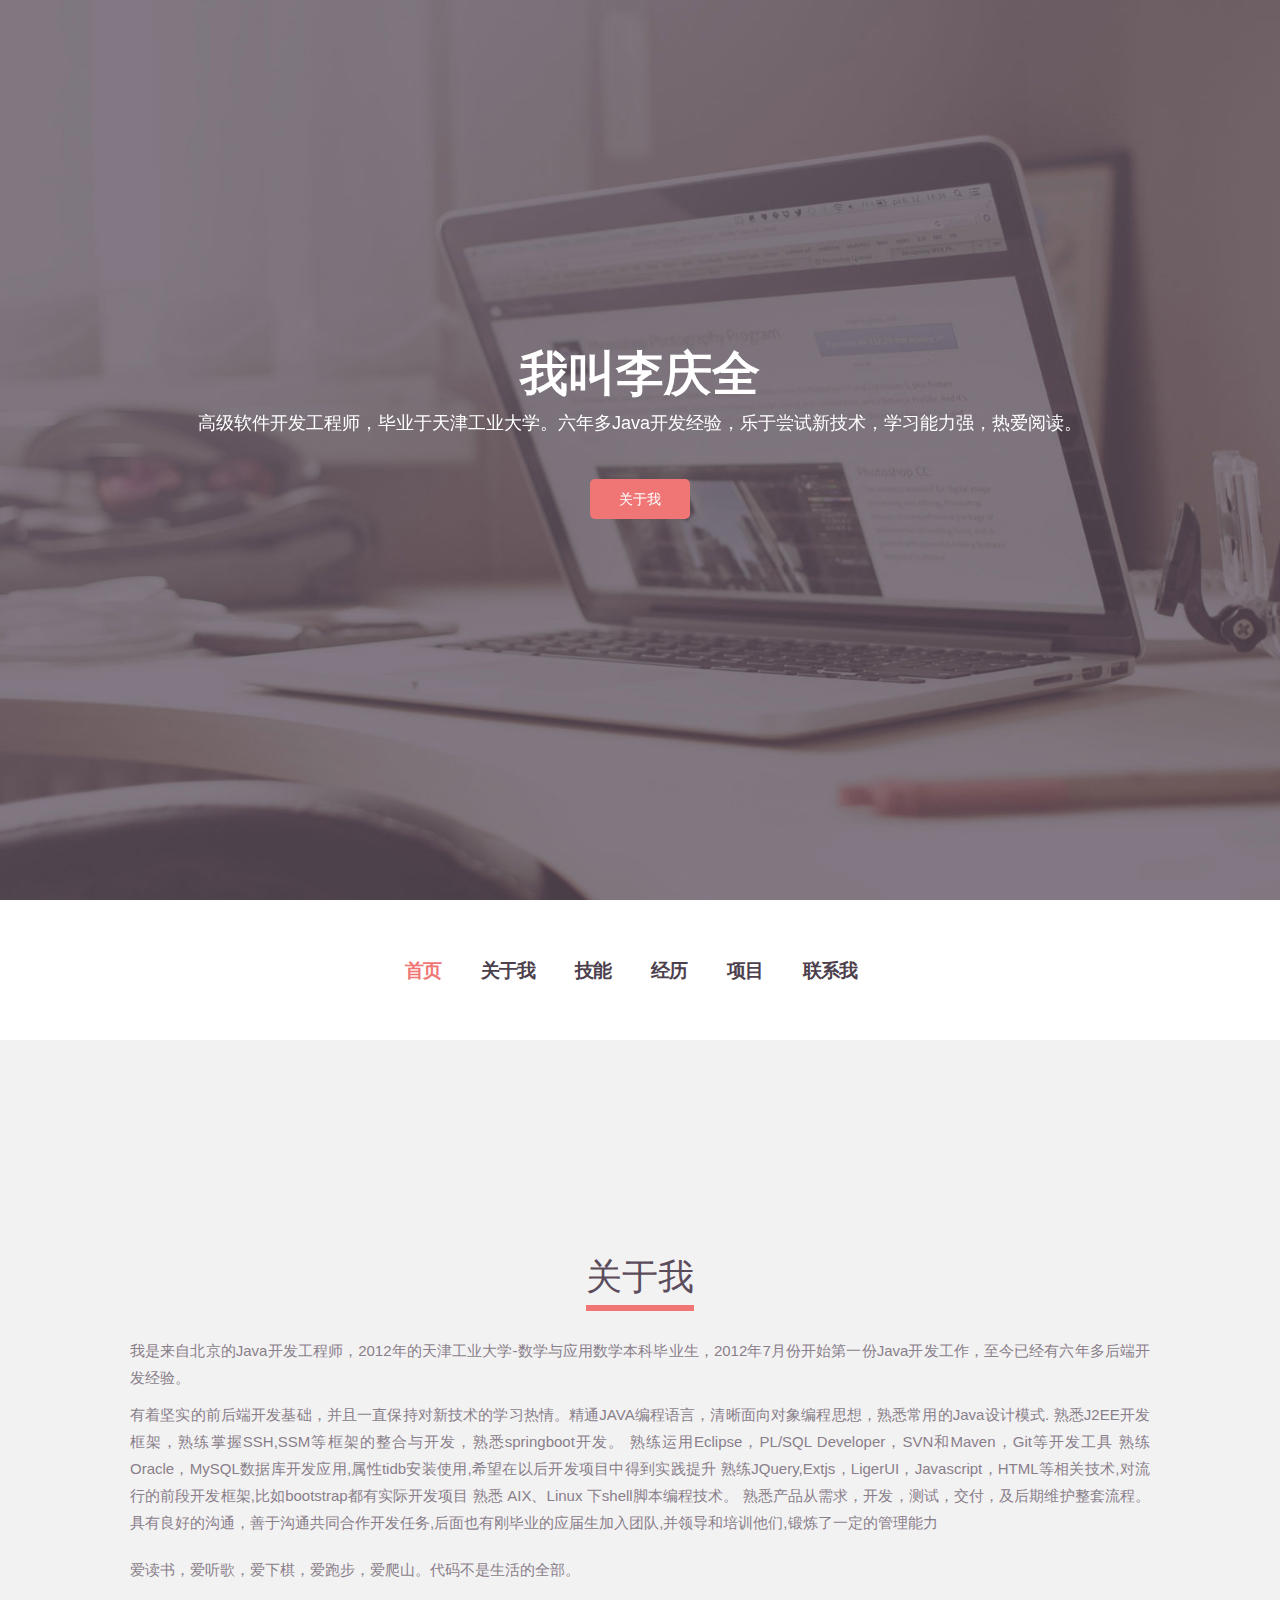
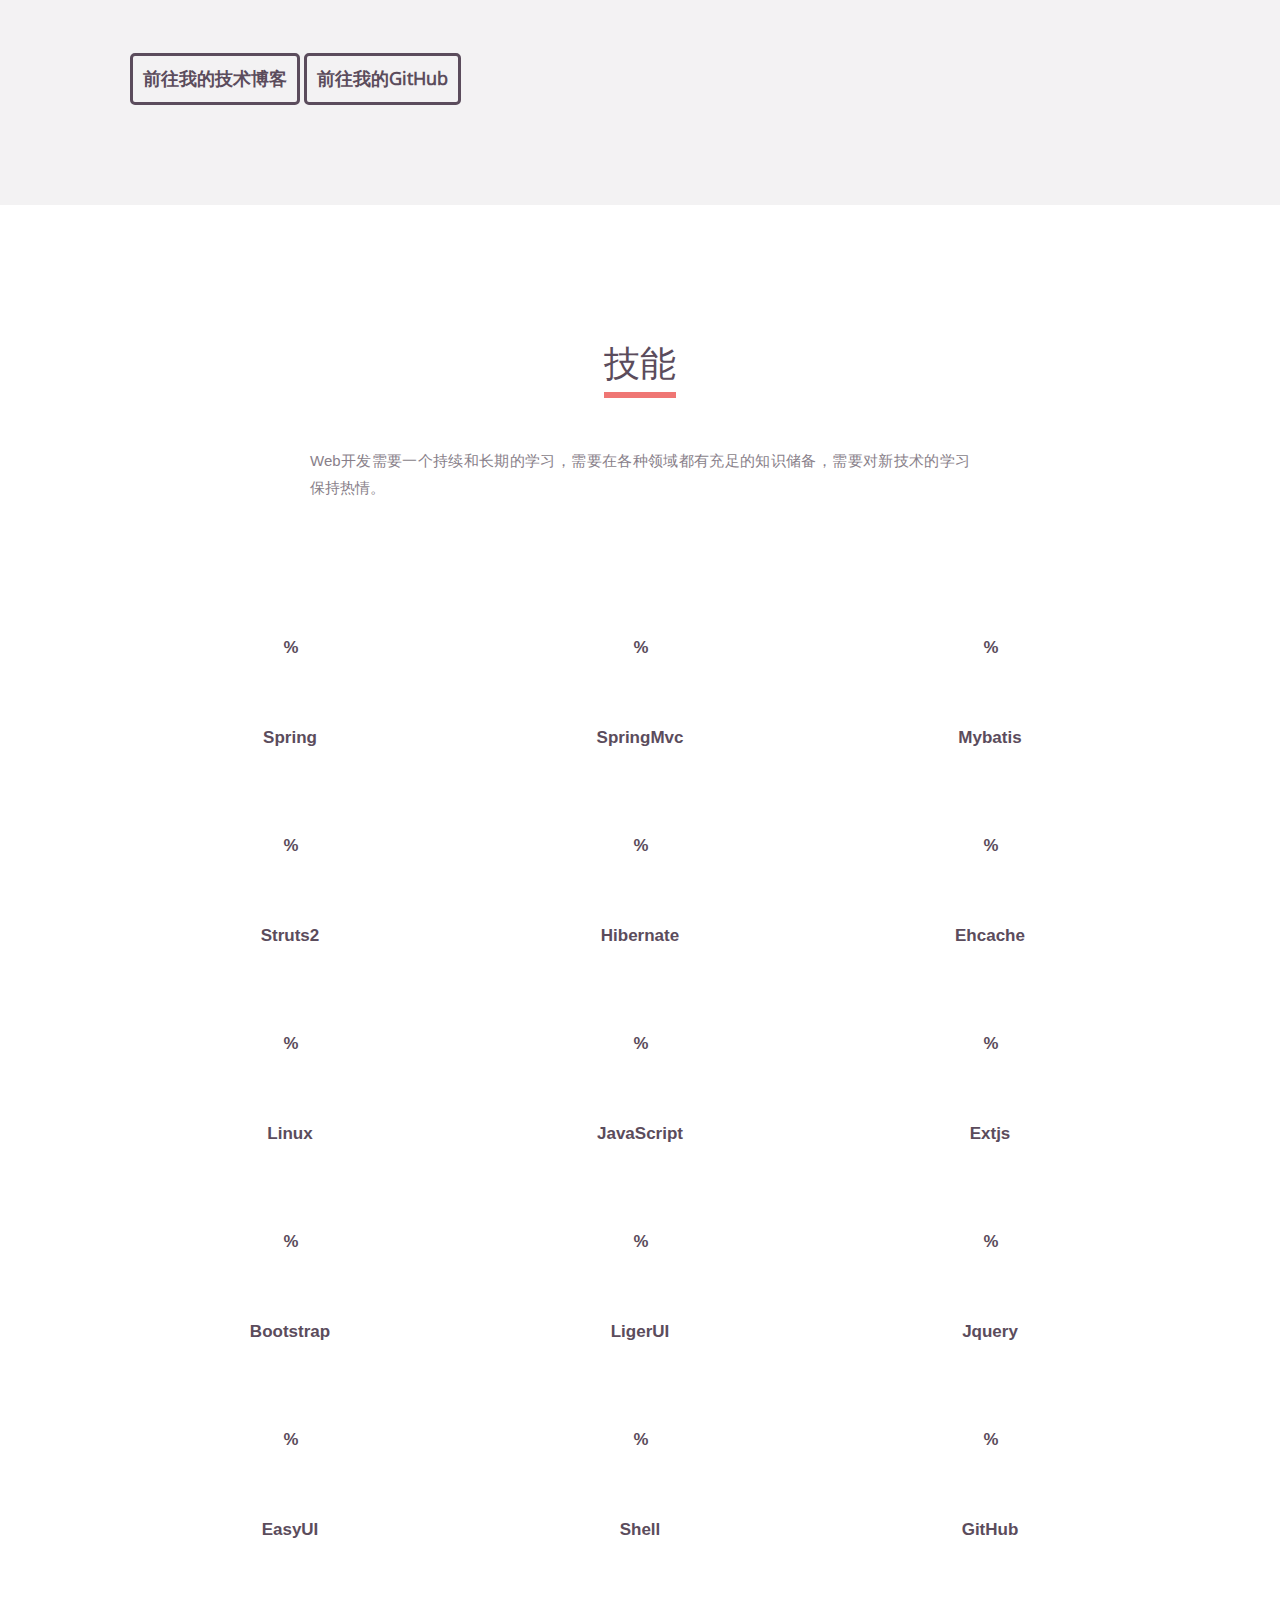
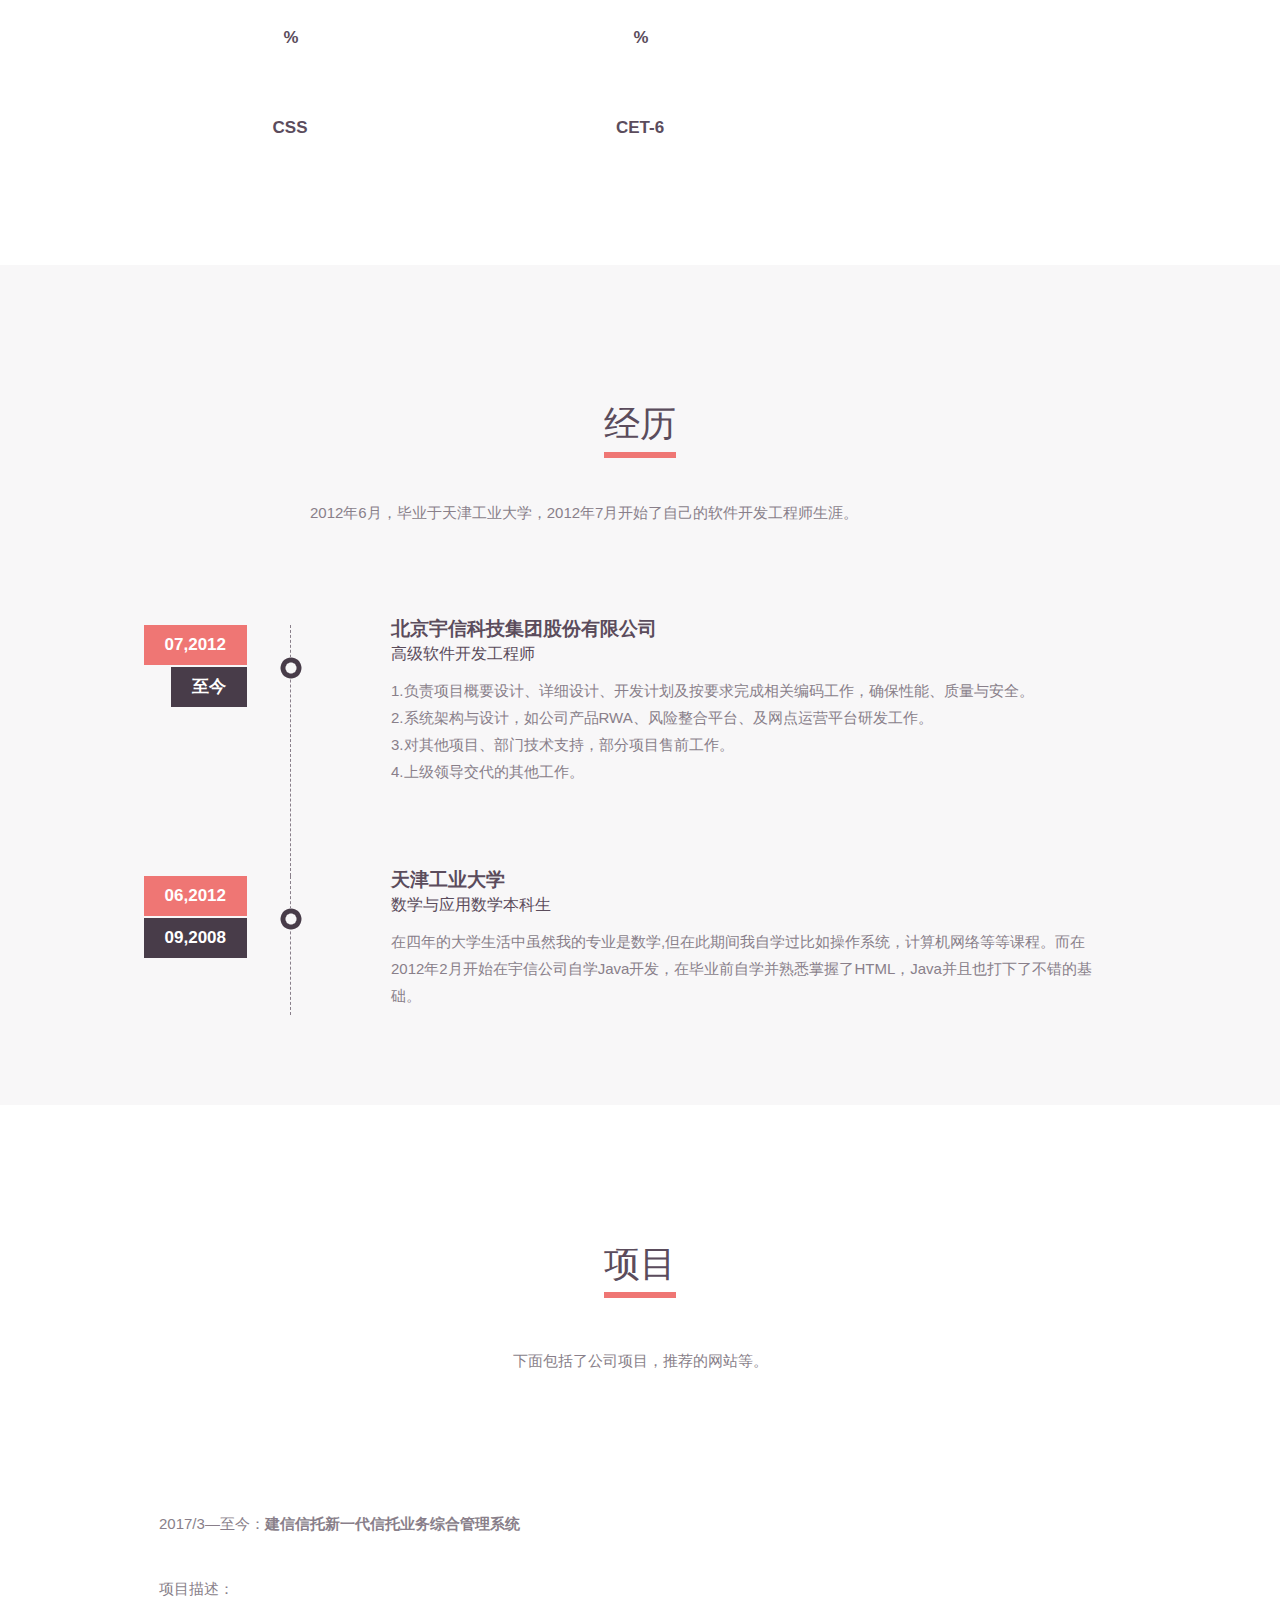
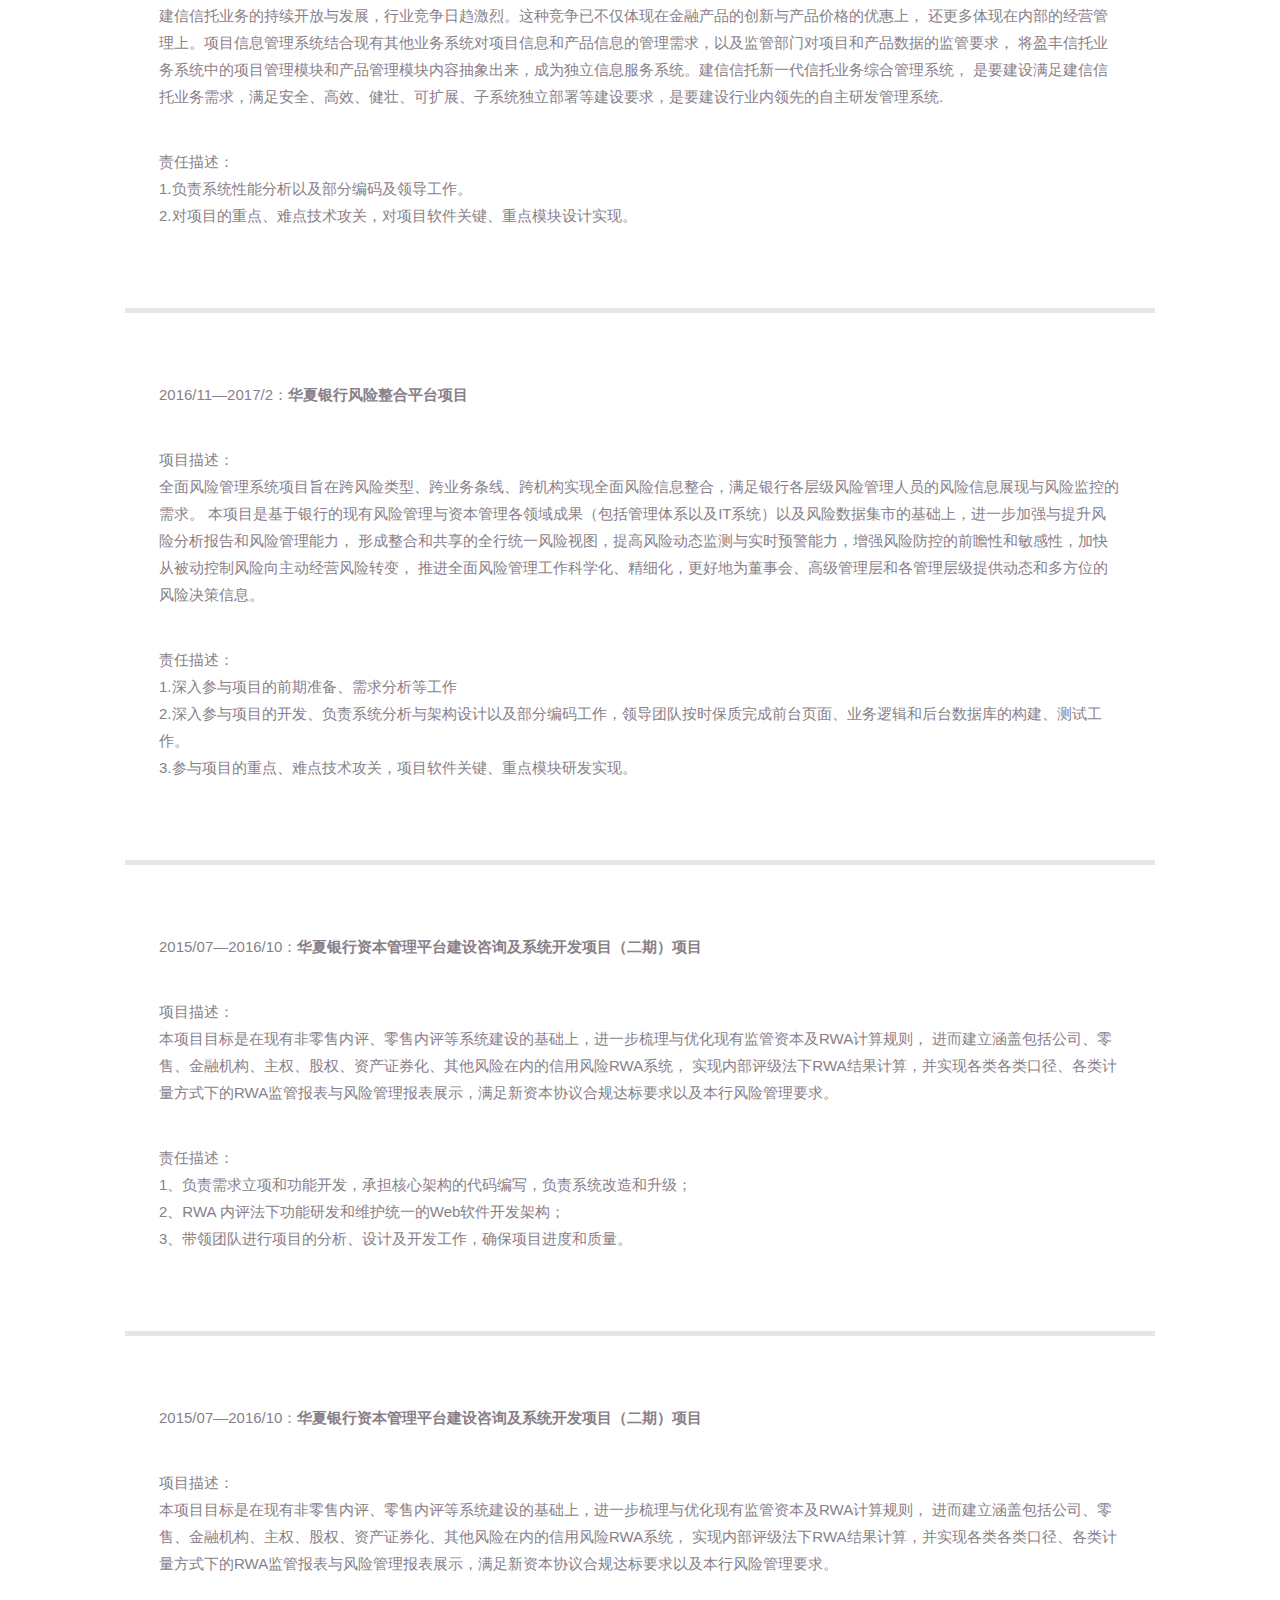
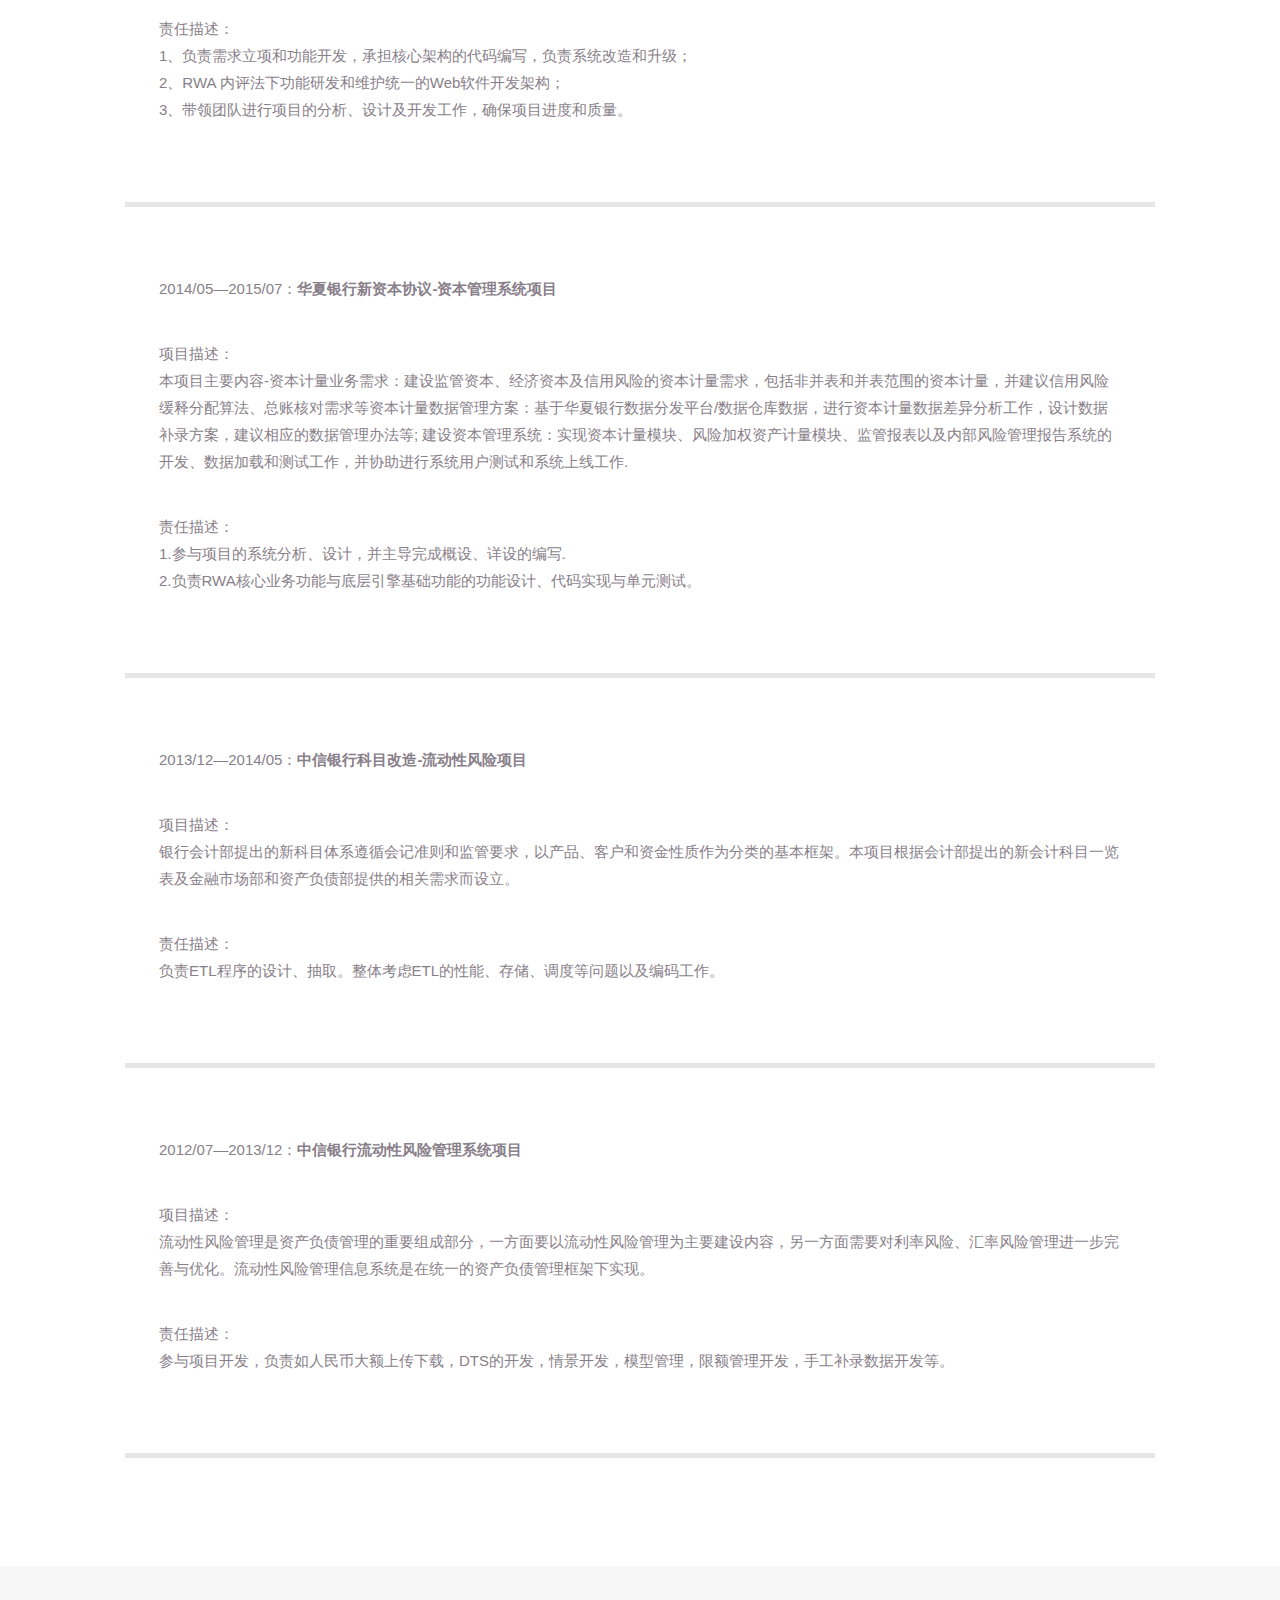
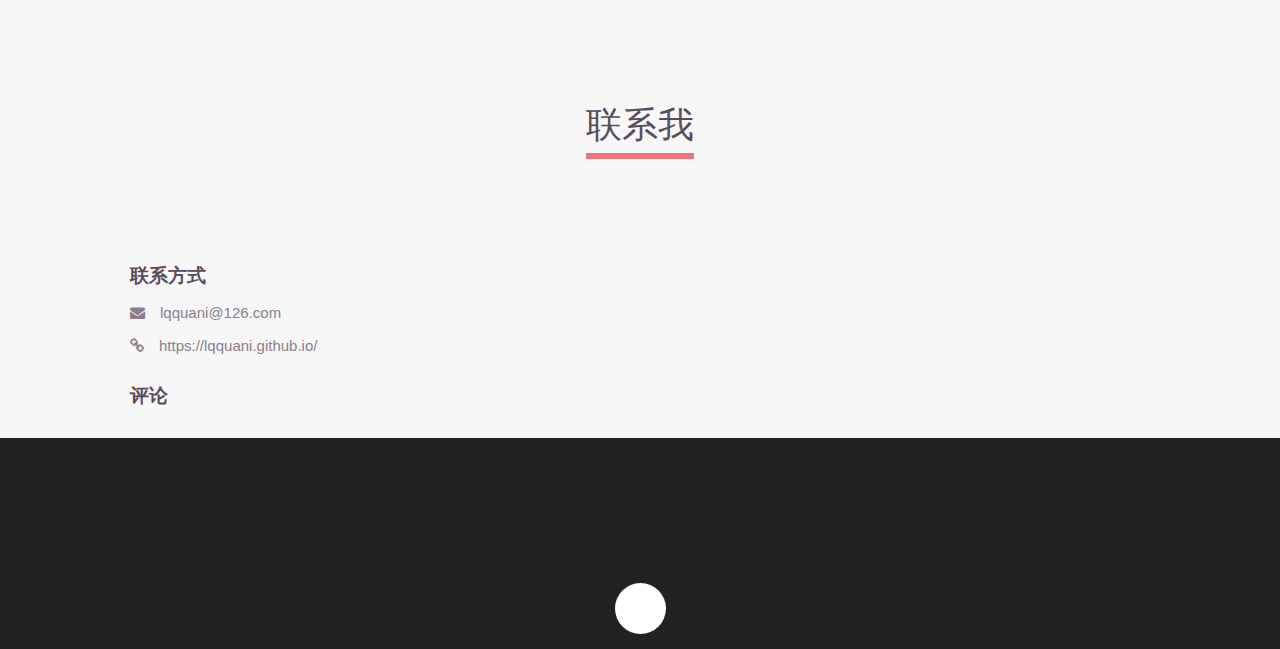
<file: pages/resume.html>
<!DOCTYPE html>
<html>

<head>
    <meta charset="UTF-8" />
    <link rel="shortcut icon" href="https://lqquani.github.io/favicon.ico" />
    <meta http-equiv="X-UA-Compatible" content="IE=edge,chrome=1">
    <title>在职状态,非诚勿扰！</title>
    <meta name="viewport" content="width=device-width, initial-scale=1.0, minimum-scale=1.0, maximum-scale=1.0, user-scalable=0">
    <link rel="stylesheet" type="text/css" href="../css/bootstrap.css">
    <link rel="stylesheet" type="text/css" href="../css/style.css">
    <link rel="stylesheet" href="../css/font-awesome.min.css">
</head>

<body>
    <div class="wrapper" id="wrapper">
        <header>
            <div class="banner row" id="banner">
                <div class="col-xs-12 col-sm-12 col-md-12 col-lg-12 noPadd slides-container" style="height:100%">
                    <div class="slide">
                        <img src="../images/header-image/header-bg1.jpg" width="1024" height="682">
                    </div>
                    <div class="slide">
                        <img src="../images/header-image/header-bg2.jpg" width="1024" height="682">
                    </div>
                    <div class="slide">
                        <img src="../images/header-image/header-bg3.jpg" width="1024" height="682">
                    </div>
                    <div class="slide">
                        <img src="../images/header-image/header-bg4.jpg" width="1024" height="682">
                    </div>
                </div>
                <div class="bannerText container">
                    <h1>我叫李庆全
                    </h1>
                    <p>高级软件开发工程师，毕业于天津工业大学。六年多Java开发经验，乐于尝试新技术，学习能力强，热爱阅读。
                    </p>
                    <a href="#aboutme" class="mbnt">关于我</a>
                    <a href="resume-en.html" class="mbnt" style="display: none;">英文版</a>
                </div>
            </div>
            <div class="menu">
                <div class="navbar-wrapper">
                    <div class="container">
                        <div class="navwrapper">
                            <div class="navbar navbar-inverse navbar-static-top">
                                <div class="container">
                                    <div class="navbar-header">
                                        <button type="button" class="navbar-toggle" data-toggle="collapse" data-target=".navbar-collapse">
                                            <span class="icon-bar"></span>
                                            <span class="icon-bar"></span>
                                            <span class="icon-bar"></span>
                                        </button>
                                        <a class="navbar-brand" href="#">导航</a>
                                    </div>
                                    <div class="navbar-collapse collapse">
                                        <ul class="nav navbar-nav nav-justified">
                                            <li class="first menuItem homeLink active">
                                                <a href="#wrapper">首页</a>
                                            </li>
                                            <li class="menuItem">
                                                <a href="#aboutme">关于我</a>
                                            </li>
                                            <li class="menuItem">
                                                <a href="#technical">技能</a>
                                            </li>
                                            <li class="menuItem">
                                                <a href="#exprience">经历</a>
                                            </li>
                                            <li class="menuItem">
                                                <a href="#reffernces">项目</a>
                                            </li>
                                            <li class="menuItem">
                                                <a href="#contact">联系我</a>
                                            </li>
                                        </ul>
                                    </div>
                                </div>
                            </div>
                        </div>
                    </div>
                </div>
            </div>
        </header>
        <section class="aboutme" id="aboutme">
            <div class="container">
                <div class="row">
                    <div class=" col-xs-12 col-sm-12 col-md-12 col-lg-12 aboutCont">
                        <div class="heading clearfix">
                            <h2>关于我</h2>
                        </div>
                        <div id="description">
                            <p>
                                我是来自北京的Java开发工程师，2012年的天津工业大学-数学与应用数学本科毕业生，2012年7月份开始第一份Java开发工作，至今已经有六年多后端开发经验。
                            </p>
                            <p>
                                有着坚实的前后端开发基础，并且一直保持对新技术的学习热情。精通JAVA编程语言，清晰面向对象编程思想，熟悉常用的Java设计模式.
                                熟悉J2EE开发框架，熟练掌握SSH,SSM等框架的整合与开发，熟悉springboot开发。
								熟练运用Eclipse，PL/SQL Developer，SVN和Maven，Git等开发工具
								熟练Oracle，MySQL数据库开发应用,属性tidb安装使用,希望在以后开发项目中得到实践提升
								熟练JQuery,Extjs，LigerUI，Javascript，HTML等相关技术,对流行的前段开发框架,比如bootstrap都有实际开发项目
								熟悉 AIX、Linux 下shell脚本编程技术。
								熟悉产品从需求，开发，测试，交付，及后期维护整套流程。
								具有良好的沟通，善于沟通共同合作开发任务,后面也有刚毕业的应届生加入团队,并领导和培训他们,锻炼了一定的管理能力
                            </p>
                            <p>
                            </p>
                            <p>爱读书，爱听歌，爱下棋，爱跑步，爱爬山。代码不是生活的全部。</p>
                        </div>
                        <a href="https://lqquani.github.io/index.html" class="btnDownload">前往我的技术博客</a>
                        <a href="https://github.com/lqquani" class="btnDownload">前往我的GitHub</a>
                    </div>
                </div>
            </div>
        </section>
        <section class="technical" id="technical">
            <div class="container">
                <div class="heading">
                    <h2 id="technical_title">技能</h2>
                    <p>Web开发需要一个持续和长期的学习，需要在各种领域都有充足的知识储备，需要对新技术的学习保持热情。</p>
                </div>
                <div class="row">
                    <div class="col-xs-12 col-sm-4 col-md-4 col-lg-4 skillsArea">
                        <div class=" col-xs-12 skills">
                            <span class="chart skilBg" data-percent="85">
                                <span class="percent"></span>
                            </span>
                            <h4>Spring</h4>
                        </div>
                    </div>
                    <div class="col-xs-12 col-sm-4 col-md-4 col-lg-4 skillsArea">
                        <div class=" col-xs-12 skills">
                            <span class="chart skilBg" data-percent="85">
                                <span class="percent"></span>
                            </span>
                            <h4>SpringMvc</h4>
                        </div>
                    </div>
                    <div class="col-xs-12 col-sm-4 col-md-4 col-lg-4 skillsArea">
                        <div class=" col-xs-12 skills">
                            <span class="chart skilBg" data-percent="80">
                                <span class="percent"></span>
                            </span>
                            <h4>Mybatis</h4>
                        </div>
                    </div>
                </div>
                <div class="row">
                    <div class="col-xs-12 col-sm-4 col-md-4 col-lg-4 skillsArea">
                        <div class=" col-xs-12 skills">
                            <span class="chart skilBg" data-percent="85">
                                <span class="percent"></span>
                            </span>
                            <h4>Struts2</h4>
                        </div>
                    </div>
                    <div class="col-xs-12 col-sm-4 col-md-4 col-lg-4 skillsArea">
                        <div class=" col-xs-12 skills">
                            <span class="chart skilBg" data-percent="80">
                                <span class="percent"></span>
                            </span>
                            <h4>Hibernate</h4>
                        </div>
                    </div>
                    <div class="col-xs-12 col-sm-4 col-md-4 col-lg-4 skillsArea">
                        <div class=" col-xs-12 skills">
                            <span class="chart skilBg" data-percent="90">
                                <span class="percent"></span>
                            </span>
                            <h4>Ehcache</h4>
                        </div>
                    </div>
                </div>
                <div class="row">
                    <div class="col-xs-12 col-sm-4 col-md-4 col-lg-4 skillsArea">
                        <div class=" col-xs-12 skills">
                            <span class="chart skilBg" data-percent="85">
                                <span class="percent"></span>
                            </span>
                            <h4>Linux</h4>
                        </div>
                    </div>
                    <div class="col-xs-12 col-sm-4 col-md-4 col-lg-4 skillsArea">
                        <div class=" col-xs-12 skills">
                            <span class="chart skilBg" data-percent="90">
                                <span class="percent"></span>
                            </span>
                            <h4>JavaScript</h4>
                        </div>
                    </div>
                    <div class="col-xs-12 col-sm-4 col-md-4 col-lg-4 skillsArea">
                        <div class=" col-xs-12 skills">
                            <span class="chart skilBg" data-percent="80">
                                <span class="percent"></span>
                            </span>
                            <h4>Extjs</h4>
                        </div>
                    </div>
                </div>
                <div class="row">
                    <div class="col-xs-12 col-sm-4 col-md-4 col-lg-4 skillsArea">
                        <div class=" col-xs-12 skills">
                            <span class="chart skilBg" data-percent="80">
                                <span class="percent"></span>
                            </span>
                            <h4>Bootstrap</h4>
                        </div>
                    </div>
                    <div class="col-xs-12 col-sm-4 col-md-4 col-lg-4 skillsArea">
                        <div class=" col-xs-12 skills">
                            <span class="chart skilBg" data-percent="80">
                                <span class="percent"></span>
                            </span>
                            <h4>LigerUI</h4>
                        </div>
                    </div>
                    <div class="col-xs-12 col-sm-4 col-md-4 col-lg-4 skillsArea">
                        <div class=" col-xs-12 skills">
                            <span class="chart skilBg" data-percent="85">
                                <span class="percent"></span>
                            </span>
                            <h4>Jquery</h4>
                        </div>
                    </div>
                </div>
                <div class="row">
                    <div class="col-xs-12 col-sm-4 col-md-4 col-lg-4 skillsArea">
                        <div class=" col-xs-12 skills">
                            <span class="chart skilBg" data-percent="75">
                                <span class="percent"></span>
                            </span>
                            <h4>EasyUI</h4>
                        </div>
                    </div>
                    <div class="col-xs-12 col-sm-4 col-md-4 col-lg-4 skillsArea">
                        <div class=" col-xs-12 skills">
                            <span class="chart skilBg" data-percent="80">
                                <span class="percent"></span>
                            </span>
                            <h4>Shell</h4>
                        </div>
                    </div>
                    <div class="col-xs-12 col-sm-4 col-md-4 col-lg-4 skillsArea">
                        <div class=" col-xs-12 skills">
                            <span class="chart skilBg" data-percent="90">
                                <span class="percent"></span>
                            </span>
                            <h4>GitHub</h4>
                        </div>
                    </div>
                </div>
                <div class="row">
                    <div class="col-xs-12 col-sm-4 col-md-4 col-lg-4 skillsArea">
                        <div class=" col-xs-12 skills">
                            <span class="chart skilBg" data-percent="65">
                                <span class="percent"></span>
                            </span>
                            <h4>CSS</h4>
                        </div>
                    </div>
                    <div class="col-xs-12 col-sm-4 col-md-4 col-lg-4 skillsArea">
                        <div class=" col-xs-12 skills">
                            <span class="chart skilBg" data-percent="85">
                                <span class="percent"></span>
                            </span>
                            <h4>CET-6</h4>
                        </div>
                    </div>
                </div>
            </div>
        </section>
        <section class="exprience" id="exprience">
            <div class="container">
                <div class="heading">
                    <h2>经历</h2>
                    <p>2012年6月，毕业于天津工业大学，2012年7月开始了自己的软件开发工程师生涯。</p>
                </div>
                <div class="row workDetails">
                    <div class="col-xs-12 col-sm-3 col-md-2 col-lg-2">
                        <div class="workYear">
                            <span class="prevY">07,2012</span>
                            <span class="afterY">至今</span>
                        </div>
                    </div>
                    <div class="col-xs-12 col-sm-9 col-md-10 col-lg-10 rightArea">
                        <div class="arrowpart"></div>
                        <div class="exCon">
                            <h4>北京宇信科技集团股份有限公司</h4>
                            <h5>高级软件开发工程师</h5>
                            <p>1.负责项目概要设计、详细设计、开发计划及按要求完成相关编码工作，确保性能、质量与安全。<br/>

						       2.系统架构与设计，如公司产品RWA、风险整合平台、及网点运营平台研发工作。<br/>
						
						       3.对其他项目、部门技术支持，部分项目售前工作。<br/>
						
						       4.上级领导交代的其他工作。</p>
                        </div>
                    </div>
                </div>
                <div class="row workDetails" style="display: none;">
                    <div class="col-xs-12 col-sm-3 col-md-2 col-lg-2">
                        <div class="workYear">
                            <span class="prevY">10,2016</span>
                            <span class="afterY">4,2015</span>
                        </div>
                    </div>
                    <div class="col-xs-12 col-sm-9 col-md-10 col-lg-10 rightArea">
                        <div class="arrowpart"></div>
                        <div class="exCon">
                            <h4>XXXXX有限公司</h4>
                            <h5>高级软件开发工程师</h5>
                            <p>这段时间是自己前端开发技能得到不少提高的阶段。自己是公司的第一个前端，公司的官网、日常的运营页面、管理后台的页面优化、APP内的webview页面、手机端的活动页面、视频直播页面、游戏等等都是自己一个人来完成。工作非常饱和，但是在闲暇时候抽空学了很多新的框架和库，对AngularJS和React有了一定的了解，而选择了轻巧、高性能、可组件化的Vue.js作为主攻的MVVM框架，开始涉及WebPack，ECMAScript6，Node.js(Express)等的学习，熟练使用npm、Bower、Gulp.js等工具,并且在自己的一个GitHub项目 <a href="https://github.com/lqquani/learn">learn</a> 中可以看到我长期保持着对最新技术的学习热度。</p>
                        </div>
                    </div>
                </div>
                <div class="row workDetails" style="display: none;">
                    <div class="col-xs-12 col-sm-3 col-md-2 col-lg-2">
                        <div class="workYear">
                            <span class="prevY">12,2014</span>
                            <span class="afterY">04,2014</span>
                        </div>
                    </div>
                    <div class="col-xs-12 col-sm-9 col-md-10 col-lg-10 rightArea">
                        <div class="arrowpart"></div>
                        <div class="exCon">
                            <h4>XXXXXX有限公司</h4>
                            <h5>高级软件开发工程师</h5>
                            <p>日常工作围绕移动前端页面的制作，开发公司的后台页面，官网以及一些PC端的活动和页面。业余时间，积极学习和掌握了非常多的技术，比如Jekyll、Less、Bootstrap3,Foundation 5,Framework 7。开始泡在GitHub上学习开源框架和分享自己的学习经验，对原生JavaScript的理解和认知也提升了不少。</p>
                        </div>
                    </div>
                </div>
                <div class="row workDetails">
                    <div class="col-xs-12 col-sm-3 col-md-2 col-lg-2">
                        <div class="workYear">
                            <span class="prevY">06,2012</span>
                            <span class="afterY">09,2008</span>
                        </div>
                    </div>
                    <div class="col-xs-12 col-sm-9 col-md-10 col-lg-10 rightArea">
                        <div class="arrowpart"></div>
                        <div class="exCon">
                            <h4>天津工业大学</h4>
                            <h5>数学与应用数学本科生</h5>
                            <p>在四年的大学生活中虽然我的专业是数学,但在此期间我自学过比如操作系统，计算机网络等等课程。而在2012年2月开始在宇信公司自学Java开发，在毕业前自学并熟悉掌握了HTML，Java并且也打下了不错的基础。</p>
                        </div>
                    </div>
                </div>
            </div>
        </section>
        <section class="reffernces" id="reffernces">
            <div class="container">
                <div class="heading">
                    <h2>项目</h2>
                    <p>下面包括了公司项目，推荐的网站等。</p>
                </div>
                <div class="row waterfall" data-col-min-width="80%">
                    <div class="col-xs-12 col-sm-6 col-md-4 col-lg-4 refBox">
                        <div class="refBoxcon">
                            <p>
                                2017/3—至今：<b>建信信托新一代信托业务综合管理系统</b>
                            </p>
                            <p>
                               项目描述：<br/>
									建信信托业务的持续开放与发展，行业竞争日趋激烈。这种竞争已不仅体现在金融产品的创新与产品价格的优惠上，
									还更多体现在内部的经营管理上。项目信息管理系统结合现有其他业务系统对项目信息和产品信息的管理需求，以及监管部门对项目和产品数据的监管要求，
									将盈丰信托业务系统中的项目管理模块和产品管理模块内容抽象出来，成为独立信息服务系统。建信信托新一代信托业务综合管理系统，
									是要建设满足建信信托业务需求，满足安全、高效、健壮、可扩展、子系统独立部署等建设要求，是要建设行业内领先的自主研发管理系统.
									
                            </p>
                            <p style="display: none;">本次建设的新一代信托业务综合管理平台，共分为八个子系统：项目产品系统、客户系统、核算系统、投资系统、总账财务系统、报表系统和系统管理，
									三个数据库：业务数据库、财务数据库和离线数据库。其中项目产品系统、投资系统、客户系统、销售系统、核算系统与业务数据库直接访问；总账财务系统与财务数据库直接访问；报表系统与离线数据库直接访问。
									业务子系统通过ESB与外围系统进行实时交互，子系统间通过web service进行业务交互，对于不需要业务逻辑处理，只是业务数据读取访问的通过缓存进行交互。
							</p>
                            <p>
                                责任描述：	<br/>
									1.负责系统性能分析以及部分编码及领导工作。<br/>
									2.对项目的重点、难点技术攻关，对项目软件关键、重点模块设计实现。
                            </p>
                        </div>
                    </div>
                </div>
                
                <div class="row waterfall" data-col-min-width="80%">
                    <div class="col-xs-12 col-sm-6 col-md-4 col-lg-4 refBox">
                        <div class="refBoxcon">
                            <p>
                                2016/11—2017/2：<b>华夏银行风险整合平台项目</b>
                            </p>
                            <p>
                               项目描述：<br/>
									全面风险管理系统项目旨在跨风险类型、跨业务条线、跨机构实现全面风险信息整合，满足银行各层级风险管理人员的风险信息展现与风险监控的需求。
									本项目是基于银行的现有风险管理与资本管理各领域成果（包括管理体系以及IT系统）以及风险数据集市的基础上，进一步加强与提升风险分析报告和风险管理能力，
									形成整合和共享的全行统一风险视图，提高风险动态监测与实时预警能力，增强风险防控的前瞻性和敏感性，加快从被动控制风险向主动经营风险转变，
									推进全面风险管理工作科学化、精细化，更好地为董事会、高级管理层和各管理层级提供动态和多方位的风险决策信息。
                            </p>
                            <p>
                                责任描述：	<br/>
									1.深入参与项目的前期准备、需求分析等工作<br/>
									2.深入参与项目的开发、负责系统分析与架构设计以及部分编码工作，领导团队按时保质完成前台页面、业务逻辑和后台数据库的构建、测试工作。<br/>
									3.参与项目的重点、难点技术攻关，项目软件关键、重点模块研发实现。
                            </p>
                        </div>
                    </div>
                </div>
                
                
                <div class="row waterfall" data-col-min-width="80%">
                    <div class="col-xs-12 col-sm-6 col-md-4 col-lg-4 refBox">
                        <div class="refBoxcon">
                            <p>
                                2015/07—2016/10：<b>华夏银行资本管理平台建设咨询及系统开发项目（二期）项目</b>
                            </p>
                            <p>
                              项目描述：<br/>
                              本项目目标是在现有非零售内评、零售内评等系统建设的基础上，进一步梳理与优化现有监管资本及RWA计算规则，
                              进而建立涵盖包括公司、零售、金融机构、主权、股权、资产证券化、其他风险在内的信用风险RWA系统，
                              实现内部评级法下RWA结果计算，并实现各类各类口径、各类计量方式下的RWA监管报表与风险管理报表展示，满足新资本协议合规达标要求以及本行风险管理要求。
                            </p>
                            <p>
                                责任描述：	<br/>
									1、负责需求立项和功能开发，承担核心架构的代码编写，负责系统改造和升级； <br/>
									2、RWA 内评法下功能研发和维护统一的Web软件开发架构； <br/>
									3、带领团队进行项目的分析、设计及开发工作，确保项目进度和质量。
                            </p>
                        </div>
                    </div>
                </div>
                
                
                 <div class="row waterfall" data-col-min-width="80%">
                    <div class="col-xs-12 col-sm-6 col-md-4 col-lg-4 refBox">
                        <div class="refBoxcon">
                            <p>
                                2015/07—2016/10：<b>华夏银行资本管理平台建设咨询及系统开发项目（二期）项目</b>
                            </p>
                            <p>
                              项目描述：<br/>
                              本项目目标是在现有非零售内评、零售内评等系统建设的基础上，进一步梳理与优化现有监管资本及RWA计算规则，
                              进而建立涵盖包括公司、零售、金融机构、主权、股权、资产证券化、其他风险在内的信用风险RWA系统，
                              实现内部评级法下RWA结果计算，并实现各类各类口径、各类计量方式下的RWA监管报表与风险管理报表展示，满足新资本协议合规达标要求以及本行风险管理要求。
                            </p>
                            <p>
                                责任描述：	<br/>
									1、负责需求立项和功能开发，承担核心架构的代码编写，负责系统改造和升级； <br/>
									2、RWA 内评法下功能研发和维护统一的Web软件开发架构； <br/>
									3、带领团队进行项目的分析、设计及开发工作，确保项目进度和质量。
                            </p>
                        </div>
                    </div>
                </div>
                
                
                 <div class="row waterfall" data-col-min-width="80%">
                    <div class="col-xs-12 col-sm-6 col-md-4 col-lg-4 refBox">
                        <div class="refBoxcon">
                            <p>
                                2014/05—2015/07：<b>华夏银行新资本协议-资本管理系统项目</b>
                            </p>
                            <p>
                             项目描述：	<br/>
                             本项目主要内容-资本计量业务需求：建设监管资本、经济资本及信用风险的资本计量需求，包括非并表和并表范围的资本计量，并建议信用风险缓释分配算法、总账核对需求等资本计量数据管理方案：基于华夏银行数据分发平台/数据仓库数据，进行资本计量数据差异分析工作，设计数据补录方案，建议相应的数据管理办法等; 建设资本管理系统：实现资本计量模块、风险加权资产计量模块、监管报表以及内部风险管理报告系统的开发、数据加载和测试工作，并协助进行系统用户测试和系统上线工作.
                            </p>
                            <p>
                                责任描述：	<br/>
                                			1.参与项目的系统分析、设计，并主导完成概设、详设的编写.<br/>
                                			2.负责RWA核心业务功能与底层引擎基础功能的功能设计、代码实现与单元测试。
                            </p>
                        </div>
                    </div>
                </div>
                
                
                 <div class="row waterfall" data-col-min-width="80%">
                    <div class="col-xs-12 col-sm-6 col-md-4 col-lg-4 refBox">
                        <div class="refBoxcon">
                            <p>
                                2013/12—2014/05：<b>中信银行科目改造-流动性风险项目</b>
                            </p>
                            <p>
                              项目描述：	<br/>银行会计部提出的新科目体系遵循会记准则和监管要求，以产品、客户和资金性质作为分类的基本框架。本项目根据会计部提出的新会计科目一览表及金融市场部和资产负债部提供的相关需求而设立。
                            </p>
                            <p>
                                责任描述：	<br/>负责ETL程序的设计、抽取。整体考虑ETL的性能、存储、调度等问题以及编码工作。
                            </p>
                        </div>
                    </div>
                </div>
                
                
                 <div class="row waterfall" data-col-min-width="80%">
                    <div class="col-xs-12 col-sm-6 col-md-4 col-lg-4 refBox">
                        <div class="refBoxcon">
                            <p>
                               2012/07—2013/12：<b>中信银行流动性风险管理系统项目</b>
                            </p>
                            <p>
                              项目描述：	<br/>流动性风险管理是资产负债管理的重要组成部分，一方面要以流动性风险管理为主要建设内容，另一方面需要对利率风险、汇率风险管理进一步完善与优化。流动性风险管理信息系统是在统一的资产负债管理框架下实现。
                            </p>
                            <p>
                                责任描述：<br/>参与项目开发，负责如人民币大额上传下载，DTS的开发，情景开发，模型管理，限额管理开发，手工补录数据开发等。
                            </p>
                        </div>
                    </div>
                </div>
                
                
                
                
            </div>
        </section>
        <section class="contact" id="contact">
            <div class="container topCon">
                <div class="heading">
                    <h2>联系我</h2>
                </div>
            </div>
        </section>
        <section class="contactDetails">
            <div class="container">
                <div class="col-xs-12 col-sm-12 col-md-12 col-lg-12">
                    <h4>联系方式</h4>
                    <p> <i class="icon icon-envelope"></i><a href="mailto:lqquani@126.com">lqquani@126.com</a></p>
                    <p> <i class="icon icon-link"></i><a href="https://lqquani.github.io/index.html">https://lqquani.github.io/</a>
                    </p>
                </div>
                <div class="col-xs-12 col-sm-12 col-md-12 col-lg-12 comments">
                    <h4>评论</h4>
                    <div id="container"></div>
                    <link rel="stylesheet" href="https://imsun.github.io/gitment/style/default.css">
                    <script src="https://imsun.github.io/gitment/dist/gitment.browser.js"></script>
                    <script>
                    var gitment = new Gitment({
                        owner: 'lqquani',
                        repo: 'lqquani.github.io',
                        oauth: {
                            client_id: '486895eb5738dc3b72d9',
                            client_secret: 'c18ef8c081c6292b773c826bf703822b54254410',
                        },
                    })
                    gitment.render('container')
                    </script>
                </div>
            </div>
        </section>
        <section class="footer" id="footer">
            <div class="container">
                <ul>
                    <li><a href="https://github.com/lqquani"><i class="icon icon-github icon-2x"></i></a>
                    </li>
                </ul>
                <span class="totop"><i class="icon icon-chevron-up"></i>
                </span>
            </div>
        </section>
    </div>
    <script src="../js/jquery-2.1.4.min.js"></script>
    <script src="../js/bootstrap.js"></script>
    <script src="../js/jquery.waterfall.js"></script>
    <script src="../js/stickUp.js"></script>
    <script type="text/javascript">
    jQuery(function($) {
        $(document).ready(function() {
            //enabling stickUp on the '.navbar-wrapper' class

            $('.navbar-wrapper').stickUp({
                parts: {
                    0: 'wrapper',
                    1: 'aboutme',
                    2: 'technical',
                    3: 'exprience',
                    4: 'reffernces',
                    5: 'contact'
                },
                itemClass: 'menuItem',
                itemHover: 'active',
                topMargin: 'auto'
            });
        });
    });
    </script>
    <script src="../js/jquery.superslides.js"></script>
    <script src="../js/jquery.easing.min.js"></script>
    <script src="../js/custom.js"></script>
    <script src="../js/jquery.easypiechart.js"></script>
</body>

</html>
</file>
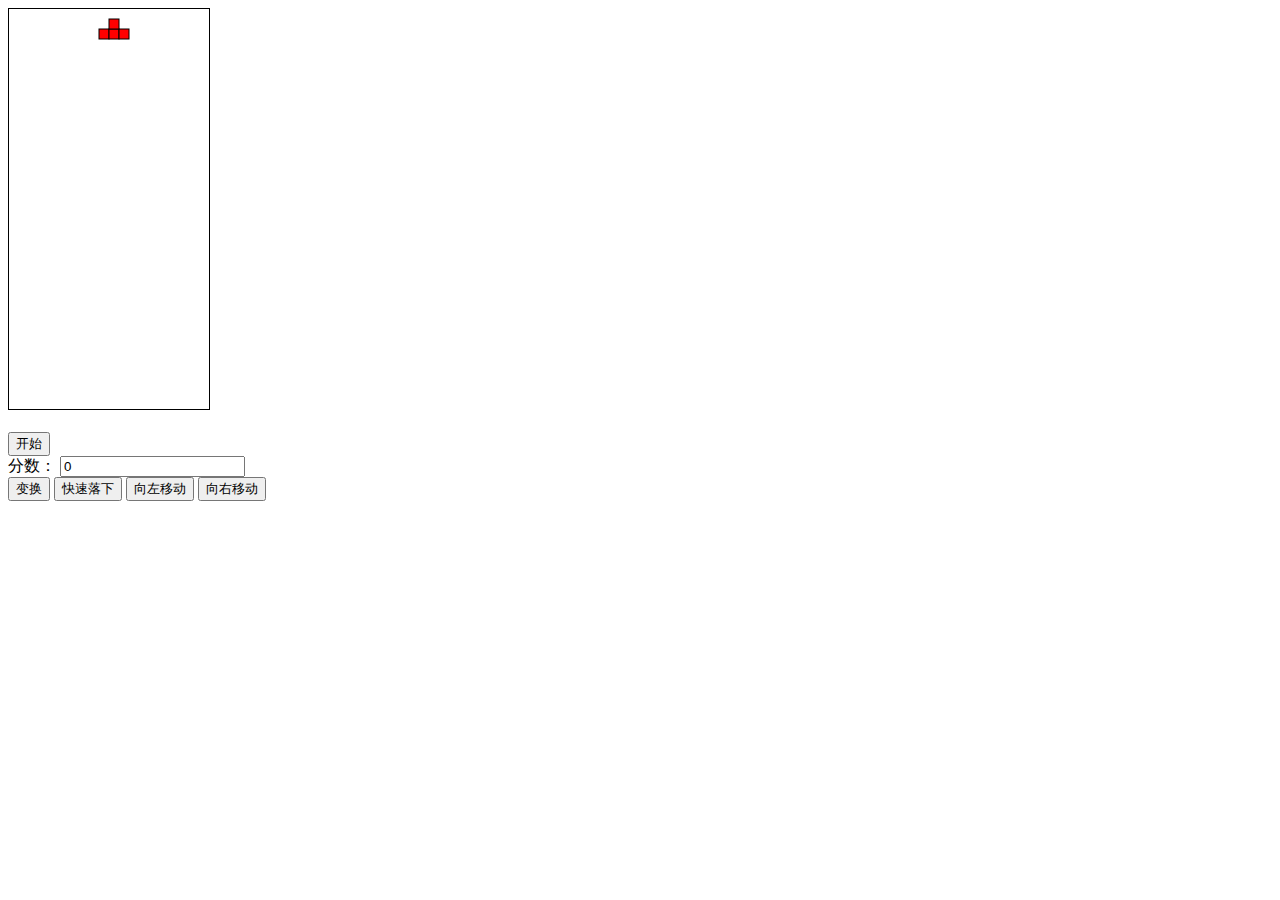
<file: pages/rusia.html>
<!DOCTYPE html>
<html>
<head>
    <title></title>
    <meta charset="UTF-8" />
    <style>
        #canvas{
            border: black 1px solid;
        }
    </style>
    <script type="text/javascript">
        //7个基本形状，及变形后的坐标
        var shap1=[[0,0,1,0,1,1,1,2],[0,1,1,1,2,1,2,0],[0,0,0,1,0,2,1,2],[0,0,1,0,2,0,0,1]];
        var shap2=[[0,0,0,1,0,2,1,0],[0,0,1,0,2,0,2,1],[0,2,1,0,1,1,1,2],[0,0,0,1,1,1,2,1]];
        var shap3=[[0,0,1,0,1,1,2,1],[1,0,1,1,0,1,0,2],[0,0,1,0,1,1,2,1],[1,0,1,1,0,1,0,2]]
        var shap4=[[0,1,1,0,1,1,2,0],[0,0,0,1,1,1,1,2],[0,1,1,0,1,1,2,0],[0,0,0,1,1,1,1,2]];
        var shap5=[[0,0,1,0,0,1,1,1],[0,0,1,0,0,1,1,1],[0,0,1,0,0,1,1,1],[0,0,1,0,0,1,1,1]];
        var shap6=[[0,1,1,1,2,1,1,0],[0,0,0,1,0,2,1,1],[0,0,1,0,2,0,1,1],[1,0,1,1,0,1,1,2]];
        var shap7=[[0,0,1,0,2,0,3,0],[0,0,0,1,0,2,0,3],[0,0,1,0,2,0,3,0],[0,0,0,1,0,2,0,3]];
        var shaps=[shap1,shap2,shap3,shap4,shap5,shap6,shap7];

        //单位长度
        var unitLen=10;
        //画布上下文
        var ctx;
        //定时
        var tid;
        //画布区域对应的数组
        var resultArray=new Array(40);
        function init()
        {
            //获取画布上下文
            ctx=document.getElementById("canvas").getContext('2d');
            //增加按键事件
            document.addEventListener('keydown',moveShape,false);

            //初始化画布区域数组
            for(var i=0;i<40;i++)
            {
                var row=new Array();
                for(var j=0;j<20;j++)
                {
                    row[j]=0;
                }
                resultArray[i]=row;
            }
            //
            startRun=true;
            DrawLine();
            topTrue=true;
            tid=setInterval("DrawTetris();",200);

        }

        //每个形状在画布上相对于初始位置的坐标偏移量
        var rectX=0;
        var rectY=0;

        //形状变形
        var rotate=0;
        //当前形状或变形的初始坐标
        var t;
        //当前形状
        var shape;

        var startRun=true;


        var shapeHeight=0;//当前形状的高度，四个方块的Y坐标的最大差
        //用于产生随机形状
        var randmShape=1;

        //当前形状每个方块的坐标
        var shapeXY=new Array(4);

        //根据坐标绘制形状
        function Draw(){
            var i=0;
            var tempY=0;
            shapeXY=new Array(4);
            for(i=0;i<4;i++){
                DrawRect((t[i*2]+rectX) *unitLen,(t[i*2+1]+rectY)*unitLen);
                var row=new Array(2);
                row[0]=(t[i*2+1]+rectY);
                row[1]=t[i*2]+rectX;
                shapeXY[i]=row;
                //shapeXY[i,0]=(t[i*2+1]+rectY);
                //shapeXY[i,1]=t[i*2];
                if(topTrue==true)
                {
                    if(tempY<(t[i*2+1]+rectY))
                    {
                        tempY=t[i*2+1]+rectY;
                        shapeHeight=tempY+1;
                    }

                }
                else
                {
                    //tempY=rectY;
                }
            }
            //rectY=tempY;
            rectY+=1;

        }

        //根据捕获的按键，判断具体的按键
        function getDirection(event){
            var keyCode = event.which || event.keyCode;
            switch(keyCode){
                case 1:
                case 38:
                case 269: //up
                    return 'up';
                    break;
                case 2:
                case 40:
                case 270:
                    return 'down';
                    break;
                case 3:
                case 37:
                case 271:
                    return 'left';
                    break;
                case 4:
                case 39:
                case 272:
                    return 'right';
                    break;
                case 339: //exit
                case 240: //back
                    return 'back';
                    break;
            }
        }
        
        //根据按键确定执行的操作
        function moveShape(event){
            if(event=='right'||getDirection(event)=='right')
            {
                for(var i=0;i<4;i++){
                    if(t[2*i]+rectX+1>=20 || resultArray[2*i+rectX+1]==1 ){
                        return;
                    }
                }
                rectX+=1;
            }
            if(event=='left'||getDirection(event)=='left')
            {
                for(var i=0;i<4;i++)
                {
                    if(t[2*i]+rectX-1<0 || resultArray[2*i+rectX-1]==1){
                        return;
                    }
                }
                rectX-=1;

            }
            if(event=='up'||getDirection(event)=='up'){
                var mleft=0;
                for(var i=0;i<4;i++){
                    if(t[i*2]+rectX>mleft){
                        mleft=rectX;
                    }
                }
                if(rotate==3){
                    rotate=0;
                }
                else{
                    rotate+=1;
                }
                t=shape[rotate];
                for(var i=0;i<4;i++){

                    //t[2*i]=t[2*i]+mleft;
                    rectX=mleft;
                }

            }

            if(event=='down'||getDirection(event)=='down'){
                clearInterval(tid);
                tid=setInterval("DrawTetris();",50);
            }
        }
        //定时执行的方法
        function DrawTetris(){
            if(CheckBottom()==true) return;
            //t=shape[rotate];
            if(startRun==false){
                ctx.clearRect(shapeXY[0][1]*unitLen-1,shapeXY[0][0]*unitLen-1,unitLen+2,unitLen+2);
                ctx.clearRect(shapeXY[1][1]*unitLen-1,shapeXY[1][0]*unitLen-1,unitLen+2,unitLen+2);
                ctx.clearRect(shapeXY[2][1]*unitLen-1,shapeXY[2][0]*unitLen-1,unitLen+2,unitLen+2);
                ctx.clearRect(shapeXY[3][1]*unitLen-1,shapeXY[3][0]*unitLen-1,unitLen+2,unitLen+2);
            }
            startRun=false;
            //ctx.clearRect(0,0,200,400-(shapeHeight)*10);
            DrawLine();
            var sp=randmShape;
            shape=shaps[sp-1];
            t=shape[rotate];
            Draw();

        }

        var topTrue=false;
        //检查当前形状是否到了画布底部
        function CheckBottom()
        {

            if(topTrue==true){
                startRun=true;
                topTrue=false;
                rectX=9;
                rectY=0;
                randmShape=Math.floor(Math.random()*7+1);

                return true;
            }

            if(rectY+shapeHeight-1>=40 || rectY==0)
            {
                //clearInterval(tid);
                //ctx.clearRect(0,0,200,300);

                if(rectY==0)
                {
                    return false
                }

                CurrentShapeOnBottom();
                return true;
            }
            else
            {
                //形状中的四个方块有一个到了底部，就不能再向下移动
                if(shapeXY[0][0]==39 || shapeXY[1][0]==39 || shapeXY[2][0]==39 || shapeXY[3][0]==39)
                {
                    CurrentShapeOnBottom();
                    return true;
                }
                //形状中的每个方块所在行的下一行，如果已经存在方块，不能再向下移动
                if((resultArray[shapeXY[0][0]+1][shapeXY[0][1]]+resultArray[shapeXY[1][0]+1][shapeXY[1][1]]
                        +resultArray[shapeXY[2][0]+1][shapeXY[2][1]]+resultArray[shapeXY[3][0]+1][shapeXY[3][1]]
                       >=1) )
                {
                    CurrentShapeOnBottom();
                    return true;
                }
                topTrue=false;
                return false;
            }
        }

        //当前形状到达画布底部后进行的操作
        function CurrentShapeOnBottom(){

            resultArray[shapeXY[0][0]][shapeXY[0][1]]=1;
            resultArray[shapeXY[1][0]][shapeXY[1][1]]=1;
            resultArray[shapeXY[2][0]][shapeXY[2][1]]=1;
            resultArray[shapeXY[3][0]][shapeXY[3][1]]=1;

            if(ClearRow()==false){
                return;
            }
            rectY=0;
            rectX=9;
            randmShape=Math.floor(Math.random()*7+1)
            startRun=true;
            topTrue=true;
            clearInterval(tid);
            tid=setInterval("DrawTetris();",200);
        }
        //计分
        var vpoint=0;
        //清除满格行,并计分
        function ClearRow(){
            var row=new Array();
            var spaceRow=new Array();
            var spaceRows=new Array();
            for(var i=0;i<20;i++){
                spaceRow[i]=0;
            }
            row[0]=shapeXY[0][0];
            for(var i=1;i<4;i++){
                for(var j=0;j<row.length;j++){
                    if(row[j]!=shapeXY[i][0]){
                        if(row[j]<shapeXY[i][0]){
                            row.push(shapeXY[i][0]);

                        }
                        else {
                            row.unshift(shapeXY[i][0]);
                        }
                        break;

                    }
                }
            }

            var isNeedRedraw=false;
            for(var i=0;i<row.length;i++){

                var rowState=0;
                for(var j=0;j<20;j++){
                    rowState+=resultArray[row[i]][j];
                }



                if(rowState==20){
                    resultArray.splice(row[i],1);
                    resultArray.unshift(spaceRow);
                    vpoint+=10;
                    document.getElementById("txtPoint").value=vpoint;
                    isNeedRedraw=true;
                }
            }

            if(isNeedRedraw==true){
                ctx.clearRect(0,0,200,400);
                RedrawCanvas();

            }
            else
            {
                if(shapeXY[0][0]==0 || shapeXY[1][0]==0 || shapeXY[2][0]==0 || shapeXY[3][0]==0){
                    document.getElementById("idState").innerText="Game Over";
                    clearInterval(tid);
                    return false;
                }
            }
            return true;
        }

        //清除满格行后，重新绘制画布
        function RedrawCanvas()
        {
            for(var i=0;i<40;i++){
                for(var j=0;j<20;j++){
                    if(resultArray[i][j]==1){
                        DrawRect(j*unitLen,i*unitLen);
                    }
                }
            }
        }
        //绘制形状中的小方格
        function DrawRect(x,y){
            ctx.fillStyle="red";
            ctx.strokeStyle="black";
            ctx.lineWidth=1;
            ctx.fillRect(x,y,10,10);
            ctx.strokeRect(x,y,10,10);
        }

        
        function DrawLine()
        {
            /*
            var i=1;
            for(i=1;i<40;i++)
            {
                ctx.beginPath();
                ctx.strokeStyle="black";
                ctx.lineWidth=1;
                ctx.moveTo(0,i*10);
                ctx.lineTo(200,i*10);
                ctx.stroke();
            }
            */
        }

    </script>

    </head>
<body onload="init()">

    <canvas id="canvas" width="200" height="400">
        浏览器不支持HTML5  Canvas
    </canvas>
    <br>
    <form id="f" name="f" onsubmit="init()">
        <br>
        <input id="btnStart" type="submit" value="开始" />
        <label id="idState"></label>
        <br>
		
        <label>分数：</label>
        <input  id="txtPoint" readonly="true"  value="0" />
        <br>
        <div>
        <input id="btnUp" type="button" onclick="moveShape('up')" value="变换" />
        <input id="btnDown" type="button" onclick="moveShape('down')" value="快速落下" />
        <input id="btnLeft" type="button" onclick="moveShape('left')" value="向左移动" />
        <input id="btnRight" type="button" onclick="moveShape('right')" value="向右移动" />
        </div>
    </form>



</body>
</html>
</file>
<file: css/style.css>
@font-face {
    font-family: 'Open Sans';
    font-style: normal;
    font-weight: 400;
    src: url("../fonts/cJZKeOuBrn4kERxqtaUH3fY6323mHUZFJMgTvxaG2iE.eot");
    src: local('Open Sans'), local('OpenSans'), url("../font/cJZKeOuBrn4kERxqtaUH3fY6323mHUZFJMgTvxaG2iE.eot") format('embedded-opentype'), url("../font/cJZKeOuBrn4kERxqtaUH3T8E0i7KZn-EPnyo3HZu7kw.woff") format('woff');
}

* {
    padding: 0;
    margin: 0;
}

body {
    color: #fff;
    font-family: 'Open Sans', sans-serif;
    font-weight: 300;
    position: relative;
    width: 100%;
    height: 100%;
    overflow: scroll;
    overflow-x: hidden;
}

a {
    text-decoration: none;
    color: #000;
    outline: none;
    &:hover {
        text-decoration: none;
    }
}


/*----------------------------------------------------
 2. Document Setup
------------------------------------------------------*/

.wrapper {
    width: 100%;
}

.noPadd {
    padding: 0px !important;
}

.container .row {
    margin: 0px;
}

p {
    font-family: 'Open Sans', sans-serif;
    font-size: 15px;
    line-height: 27px;
    font-weight: 400;
    padding-bottom: 38px;
    margin: 0px;
}

h1 {
    font-family: 'Open Sans', sans-serif;
    font-size: 48px;
    line-height: 57px;
    font-weight: 700;
    margin: 0px;
    padding-bottom: 8px;
}

h2 {
    font-family: 'Open Sans', sans-serif;
    font-size: 36px;
    line-height: 38px;
    padding-bottom: 0px;
    font-weight: 400;
    text-transform: uppercase;
    margin: 0px;
    border-bottom: #ef7674 6px solid;
    padding-bottom: 9px;
    display: inline-block;
}

h3 {
    font-family: 'Open Sans', sans-serif;
    font-size: 18px;
    line-height: 21px;
    padding-bottom: 3px;
    font-weight: 400;
    margin: 0px;
}

h4 {
    font-family: 'Open Sans', sans-serif;
    font-size: 19px;
    line-height: 24px;
    padding-bottom: 6px;
    font-weight: 600;
    margin: 0px;
    color: #5b4c5c;
}

h5 {
    font-family: 'Open Sans', sans-serif;
    font-size: 16px;
    line-height: 24px;
    padding-bottom: 6px;
    font-weight: 400;
    margin: 0px;
}

.heading {
    text-align: center;
    padding-bottom: 45px;
}

.container {
    max-width: 1080px;
    /*padding:0;*/
}


/*----------------------------------------------------
 3. Header Part
------------------------------------------------------*/

header {
    position: relative;
}

.banner {
    overflow: hidden;
    margin: 0 auto !important;
    background: #CACACA;
    display: none;
}

.bannerText {
    position: absolute;
    left: 0;
    right: 0;
    top: 35%;
    text-align: center;
    padding: 30px 0 30px;
    max-width: 960px;
    z-index: 2;
    animation-name: textBox;
    animation-duration: 5s;
    animation-timing-function: linear;
    animation-delay: 0s;
    animation-iteration-count: infinite;
    animation-direction: alternate;
    animation-play-state: running;
    /* Safari and Chrome: */
    -webkit-animation-name: textBox;
    -webkit-animation-duration: 5s;
    -webkit-animation-timing-function: linear;
    -webkit-animation-delay: 0s;
    -webkit-animation-iteration-count: infinite;
    -webkit-animation-direction: alternate;
    -webkit-animation-play-state: running;
}

.bannerText p {
    font-size: 18px;
    color: #fff;
    padding-bottom: 42px;
}

.mbnt {
    -webkit-border-radius: 5px;
    border-radius: 5px;
    display: inline-block;
    line-height: 40px;
    color: #fff;
    font-size: 14px;
    background-color: #EF7674;
    text-transform: uppercase;
    padding: 0 29px;
    margin: 0 10px;
    text-decoration: none;
    outline: none;
}

.mbnt:focus,
.mbnt:hover,
.mbnt:active {
    color: #eaeaea;
    text-decoration: none;
    outline: none;
}

.bannerText h1 {
    text-transform: uppercase;
}


/*------------------------------------
    3.1 Slide show background control
--------------------------------------*/


/*---------------------------------------------------------------------------------
 4. Background slider CSS style
-------------------------------------------------------------------------------*/


/* Grid wrapper sizes */


/* Shadow style */


/*----------------------------------------------------
 5. Menu Style
------------------------------------------------------*/

.menu {
    margin-top: 0px;
    position: static;
    left: 0px;
    right: 0px;
}

.navwrapper .container {
    padding: 0;
    width: auto;
}

.navbar-header {
    display: none;
}

.nav > li > a {
    display: inline-block;
}

.navbar-nav > li {
    float: none;
    display: inline;
}

.navbar-nav {
    margin: 0 auto;
    text-align: center;
    float: none;
}

.navbar-toggle {
    margin-top: 8px;
    background-color: #4c404d;
}

.navbar-inverse .navbar-toggle:hover,
.navbar-inverse .navbar-toggle:focus {}

.navbar-brand {
    margin-top: 4px;
}

.nav .menuItem a {
    font-size: 19px;
}


/* Special class on .container surrounding .navbar, used for positioning it into place. */

.navbar-wrapper {
    margin-top: 0px;
    position: relative;
    z-index: 15;
    background: #ffffff;
}

.navbar-wrapper .container {
    padding: 0px;
}

.navbar-collapse {
    padding: 0;
}

.isStuck {
    left: 0;
    width: 100%;
}

.navbar.navbar-inverse.navbar-static-top {
    margin: 0px auto;
    background: #ffffff;
    color: #4c404d;
    border: none;
    font-family: 'Open Sans', sans-serif;
    font-size: 14px;
    text-transform: uppercase;
}

.navbar.navbar-inverse.navbar-static-top a.navbar-brand {
    line-height: 43px;
}

.navbar.navbar-inverse.navbar-static-top a {
    color: #4c404d;
    padding: 0 26px;
    line-height: 140px;
    text-align: center;
    font-weight: 800;
    // transition-duration: 0.2s;
    // -webkit-transition-duration: 0.2s;
}

.navbar.navbar-inverse.navbar-static-top .nav li.first {
    padding-left: 0;
}

.navbar.navbar-inverse.navbar-static-top .nav li {
    padding: 0 18px 0 18px;
}

.navbar.navbar-inverse.navbar-static-top .nav li a {
    padding: 0;
    letter-spacing: -1px;
}

.navbar.navbar-inverse.navbar-static-top a:hover {
    background: #ffffff;
    color: #ef7674;
}

.navbar-inverse .navbar-nav>.active>a,
.navbar-inverse .navbar-nav>.active>a:focus {
    background: #ffffff;
    /*color:#c3c8d6;*/
    color: #ef7674;
}

.navbar-inverse .navbar-nav > li > a:hover,
.navbar-inverse .navbar-nav > li > a:focus {
    background: #ffffff;
    /*color:#c3c8d6;*/
    color: #ef7674;
}

.navbar-inverse .navbar-nav>.active>a:hover {
    /*background:#1b1f29;*/
    /*color:#fff;*/
    background: #ffffff;
    color: #ef7674;
}


/* Since positioning the image, we need to help out the caption */


/* Declare heights because of positioning of img element */


/*----------------------------------------------------
 6. About me Style
------------------------------------------------------*/

.aboutme {
    background: #f3f2f3;
    color: #897f8a;
    position: relative;
}

.aboutme .container {
    padding-top: 140px;
    padding-bottom: 90px;
}

.aboutCont {
    // padding-bottom: 78px;
    // padding-left: 48px;
}

#description {
    // height: 250px;
    overflow: hidden;
    position: relative;
    // padding-right: 50px;
    margin-bottom: 60px;
    text-align: justify;
}

#description p {
    padding-bottom: 10px;
}

.btnDownload {
    -webkit-border-radius: 5px;
    border-radius: 5px;
    font-size: 18px;
    font-family: 'Open Sans', sans-serif;
    font-weight: 700;
    border: 3px solid #5b4c5c;
    padding: 10px 10px;
    display: inline-block;
    color: #5b4c5c;
    transition-duration: 0.2s;
    -webkit-transition-duration: 0.2s;
    margin-bottom: 10px;
}

.btnDownload:hover {
    background: #5b4c5c;
    color: #ffffff;
    text-decoration: none;
}

.aboutme .heading {
    text-align: center;
    padding-top: 78px;
    padding-bottom: 26px;
}

.aboutme .heading h2 {
    color: #5b4c5c;
    display: inline-block;
}


/*----------------------------------------------------
 7. Technical Skills Style
------------------------------------------------------*/

.technical {
    /*background:#eeeeee;
    color:#474d5d;*/
}

.technical .container {
    padding-top: 140px;
    padding-bottom: 90px;
}

.technical .heading p {
    padding-bottom: 41px;
    max-width: 660px;
    text-align: justify;
    display: block;
    margin: 0 auto;
}

.technical p {
    color: #897f8a;
}

.technical h2 {
    color: #5b4c5c;
    margin-bottom: 49px;
}

.technical .skillsArea {
    padding: 0px;
}

.technical .skills {
    margin: 0 auto;
    margin-bottom: 23px;
    text-align: center;
    padding: 0px;
    float: none;
}

.technical .skills h4 {
    font-weight: 700;
    // text-transform: uppercase;
    font-size: 17px;
    line-height: 27px;
    padding-bottom: 11px;
    color: #5b4c5c;
}

.skilBg {
    /*background:url(../images/skills.png) no-repeat 0 0;*/
}

.chart {
    position: relative;
    display: inline-block;
    width: 118px;
    height: 118px;
    margin-bottom: 19px;
    text-align: center;
}

.chart canvas {
    position: absolute;
    top: 0;
    left: 0;
}

.percent {
    display: inline-block;
    font-size: 21px;
    color: #5b4c5c;
    line-height: 118px;
    z-index: 2;
    font-weight: bold;
}

.percent:after {
    content: '%';
    margin-left: 0.1em;
    font-size: .8em;
}


/*----------------------------------------------------
 8. Work Experience Style
------------------------------------------------------*/

.exprience {
    background: #f8f7f8;
}

.exprience .container {
    padding-top: 140px;
    padding-bottom: 90px;
}

.exprience h2 {
    color: #5b4c5c;
    margin-bottom: 41px;
}

.exprience p {
    color: #84868d;
    /*font-size:13px;*/
    line-height: 18px;
}

.exprience .heading p {
    padding-bottom: 54px;
    max-width: 660px;
    text-align: justify;
    display: block;
    margin: 0 auto;
    color: #897f8a;
    line-height: 27px;
}

.exprience h4 {
    font-weight: 700;
}

.workDetails .rightArea {
    border-left: dashed 1px #897f8a;
    padding-bottom: 47px;
}

.workDetails:last-child .rightArea {
    padding-bottom: 0px;
}

.workDetails:last-child .rightArea .exCon p:last-child {
    padding-bottom: 0;
}

.workYear {
    font-size: 17px;
    color: #fff;
    line-height: 40px;
}

.workYear span {
    display: block;
    font-size: 18pxpx;
    padding: 0 21px;
    white-space: nowrap;
    float: right;
    margin-bottom: 2px;
    margin-right: 28px;
    font-weight: bold;
}

.prevY {
    background-color: #ef7674;
}

.afterY {
    background-color: #483c49;
}

.arrowpart {
    margin-left: -26px;
    margin-top: 32px;
    float: left;
    width: 22px;
    height: 22px;
    background: url(../images/arrow-left.png) no-repeat 0 0 #f8f7f8;
}

.exCon {
    width: auto;
    padding: 0 47px 6px 70px;
    margin-left: 15px;
    text-align: left;
}

.exCon p {
    color: #897f8a;
    line-height: 27px;
}

.exCon h4 {
    color: #5b4c5c;
    padding-bottom: 1px;
    margin-top: -8px;
}

.exCon h5 {
    color: #5b4c5c;
    padding-bottom: 11px;
}


/*----------------------------------------------------
 9. Education Style
------------------------------------------------------*/


/*----------------------------------------------------
 10. Protfolio Style
------------------------------------------------------*/


/*----------------------------------------------------
 14. Reffernces Style
------------------------------------------------------*/

.reffernces {}

.reffernces .container {
    padding-top: 140px;
    padding-bottom: 90px;
}

.reffernces h2 {
    color: #5b4c5c;
    margin-bottom: 49px;
}

.reffernces .heading p {
    padding-bottom: 41px;
    max-width: 660px;
    text-align: center;
    display: block;
    margin: 0 auto;
}

.reffernces p {
    color: #897f8a
}

.refBox {
    margin-bottom: 18px;
}

.refBoxcon {
    background: #FFF;
    padding: 50px 34px 41px;
    border-bottom: #e6e6e6 5px solid;
}

.refBoxcon p {
    color: #897f8a;
    font-size: 15px;
    line-height: 27px;
    padding-bottom: 38px;
}

.refBoxcon h3 {
    text-align: right;
    color: #4c404d;
    font-size: 18px;
    font-weight: bold;
}

.refBoxcon h3 a {
    text-decoration: underline;
    color: #ef7674;
}

.refBox {
    padding: 0 10px;
}


/*----------------------------------------------------
 11. Get in tuch Style
------------------------------------------------------*/

.contact {
    background: #f8f7f8;
}

.contact .container {
    padding-top: 140px;
    padding-bottom: 90px;
}

.contact h2 {
    color: #5b4c5c;
    margin-bottom: 45px;
}

.topCon {
    padding-bottom: 0px !important;
}

.contactDetails {
    background: #f8f7f8;
}

.contactDetails .container {
    padding-top: 15px;
    padding-bottom: 30px;
}

.contactDetails h4 {
    font-weight: 600;
    text-transform: uppercase;
    padding-bottom: 15px;
}

.contactDetails p {
    color: #897f8a;
    font-size: 15px;
    line-height: 19px;
    padding-bottom: 14px;
}

.contactDetails p a {
    color: #897f8a;
}

.contactDetails p a:hover {
    color: #5b4c5c;
    text-decoration: none;
}

.contactDetails i {
    padding-right: 15px;
}


/*----------------------------------------------------
 12. Footer Style
------------------------------------------------------*/

.footer {
    background: #3b323c;
}

.footer .container {
    padding: 115px 0 125px;
    position: relative;
}

.footer ul {
    margin: 0 auto;
    text-align: center;
    list-style-type: none;
}

.footer ul li {
    display: inline-block;
    text-align: center;
    background: #ffffff;
    color: #3b323c;
    line-height: 42px;
    margin: 0 6px;
    width: 51px !important;
    height: 51px !important;
    -webkit-border-radius: 50%;
    border-radius: 50%;
}

.footer ul li:hover {
    background: #282429;
}

.footer ul li:hover a {
    color: #fff;
}

.footer ul li a {
    color: #3b323c;
    width: 51px !important;
    height: 51px !important;
}

.footer ul li a i {
    line-height: 52px !important;
}

.totop {
    display: block;
    position: absolute;
    width: 42px;
    height: 42px;
    background-color: #302931;
    color: #817a82;
    line-height: 42px;
    bottom: 0;
    left: 50%;
    margin-left: -21px;
    cursor: pointer;
    text-align: center;
}


/*---------------------------------------------------------------------------------
 13. Responsive style
-------------------------------------------------------------------------------*/

@media screen and (min-width: 1200px) {
    .workYear {
        /*width:140px;
 height:140px;
 padding-top:50px;*/
    }
}

@media screen and (max-width: 999px) {
    .navbar.navbar-inverse.navbar-static-top .nav li {
        padding-left: 25px;
    }
    .navbar.navbar-inverse.navbar-static-top a {
        line-height: 140px;
    }
    .nav .menuItem a {
        font-size: 14px;
    }
}

@media screen and (max-width: 991px) {
    .navbar.navbar-inverse.navbar-static-top a {
        /* padding-left:12px;
 padding-right:12px;
 font-size:12px;*/
    }
    .bannerText {
        padding-left: 25px;
        padding-right: 25px;
    }
    .bannerText h1 {
        font-size: 65px;
        line-height: 71px;
    }
}

@media screen and (max-width: 810px) {
    body {
        min-height: 700px;
    }
    .navbar.navbar-inverse.navbar-static-top a {
        /* padding-left: 17px;*/
    }
}

@media screen and (max-width: 992px) {
    .aboutme {
        padding: 15px;
    }
}

@media screen and (min-width: 768px) {
    .aboutme {
        /*padding:15px;*/
    }
}

@media screen and (max-width: 768px) {
    .navbar-wrapper .container,
    .navwrapper .container {
        padding-right: 15px;
        padding-left: 15px;
    }
    .navbar.navbar-inverse.navbar-static-top a {
        line-height: 43px;
    }
}

@media screen and (max-width: 767px) {
    .navbar-header {
        display: block;
    }
    .workYear {
        margin: 0 auto 20px;
        overflow: hidden;
    }
    .workYear span {
        width: 100%;
        margin-right: 0;
    }
    .workDetails .rightArea {
        border-left: none;
    }
    .arrowpart {
        /* float:none;
 width:100%;
 height:40px;
 background:url(../images/arrow-top.png) no-repeat 50% 100%;*/
        background: none;
    }
    .exCon {
        margin-left: 0px;
        padding: 0;
    }
    ul.navbar-nav li a {
        display: block;
    }
}

@media screen and (max-width: 650px) {
    #wrapper {
        top: 200px !important;
    }
    .bannerText {
        top: 25%;
        padding-top: 15px;
        padding-bottom: 15px;
    }
    .bannerText h1 {
        font-size: 42px;
        line-height: 48px;
    }
}

@media screen and (max-width: 480px) {
    .navbar.navbar-inverse.navbar-static-top a {
        line-height: 17px;
        padding-top: 11px;
        padding-bottom: 11px;
    }
    .navbar.navbar-inverse.navbar-static-top a.navbar-brand {
        line-height: 22px;
    }
    .bannerText {
        top: 10%;
    }
    .bannerText h1 {
        font-size: 34px;
        line-height: 38px;
    }
    .bannerText p {
        font-size: 16px;
        padding-bottom: 32px;
    }
}

@media screen and (max-width: 400px) {
    .bntDownload {
        font-size: 13px;
        padding: 16px 14px;
    }
}

.comments {
    margin-top: 15px;
}

.comments h4 {
    padding-bottom: 0;
}

body,
p,
h1,
h2,
h3,
h4,
h5 {
    font-family: 'Microsoft YaHei', sans-serif;
}

a:hover {
    text-decoration: none;
}

/***********************
********* Footer ******
************************/
#footer {
  padding-top: 30px;
  padding-bottom: 30px;
  color: #fff;
  background: #222222;
  font-size: 13px;
}
#footer a {
  color: #fff;
}
#footer a:hover {
  color: #FFA98E;
}
#footer ul {
  list-style: none;
  padding: 0;
  margin: 0 -7.5px;
}
#footer ul > li {
 display: inline-block; 

 border: 1px solid rgba(255, 255, 255, 0.09);
padding: 3px 0;
width: 31px;
text-align: center;
}
@media only screen and (min-width: 768px) {
  #footer .social-icons {
    float: right;
  }
}
.form-control {
  box-shadow: none;
  -webkit-box-shadow: none;
}
</file>
<file: css/index.css>
*{
    margin: 0;
    padding: 0;
}
body{
    background-color: #ececec;
    -moz-user-select:none;
    -webkit-user-select:none;
    -ms-user-select:none;
    -khtml-user-select:none;
    user-select:none;
}
#ground{
    width: 100%;
    height: 100%;
    position: absolute;
    overflow: hidden;
}
#board{
    width: 401px;
    height: 451px;
    padding: 30px;
    background-color: #8f7a66;
    position: relative;
    top: 45%;
    left: 0;
    right: 0;
    margin: -220px auto;
    border: 3px solid rgb(192, 166, 137);
    border-radius: 2px;
    box-shadow: 0 0 25px rgba(143, 97, 76, 0.35);
}
#board #line{
    width: 100%;
    height: 100%;
}
#board #line #rows{
    width: 100%;
    height: 100%;
    overflow: hidden;
}
#board #line #lines{
    width: 100%;
    height: 100%;
    position: relative;
    top: -100%;
    overflow: hidden;
}
#board #line .row{
    width: 100%;
    height: 1px;
    background-color: #571b16;
    margin-bottom: 49px;
}
#board #line .line{
    width: 1px;
    height: 100%;
    background-color: #571b16;
    margin-right: 49px;
    float: left;
}
#board #line .end{
    margin: 0;
}
#board #line #river{
    width: 461px;
    height: 100%;
    position: relative;
    top: -200%;
    left: -30px;
}
#board #line #river article{
    position: relative;
    top:201px;
    width: 100%;
    height: 49px;
    background-color: rgba(143, 122, 102, 0.95);
    /*background-image: url("ass/Riv.png");*/
    box-shadow: inset 0 0 25px rgba(79, 139, 191, 0.55);
    font-family: Arial,sans-serif;
    font-size: 45px;
    text-align: center;
    letter-spacing: 1px;
    color: #817c77;
    opacity: 0.95;
}
#board #flower{
    width: 100%;
    height: 100%;
    position: relative;
    top: -300%;
    overflow: hidden;
}
#board #flower article{
    width: 25px;
    height: 25px;
    position: relative;
    left: 37px;
    top: 37px;
    float: left;
    border: 1px solid rgba(134, 42, 3, 0.55);
    transform:rotate(45deg);
}
#board #flower .L2{
    width: 100%;
    height: 50px;
}
#board #flower .L5{
    width: 100%;
    height: 50px;
}
#board #flower .L2 article:nth-child(2)
{
    margin-left: 273px;
}
#board #flower .L5 article:nth-child(1n+2)
{
    margin-left: 73px;
}
#board #flower .L5 article:nth-child(1)
{
    margin-left: -50px;
}
#board #flower .L5 article:nth-child(2)
{
    margin-left: 50px;
}
#board #flower #F{
    margin-top: 50px;
    height: 200px;
}
#board #cross{
    width: 100%;
    height: 100%;
    position: relative;
    top: -400%;
}
#board #cross #T{
    width: 100%;
    height: 200px;
    margin-bottom: 51px;
}
#board #cross #B{
    width: 100%;
    height: 200px;
}
#board #cross article{
    margin: 0 auto;
    width: 140px;
    height: 1px;
    position: relative;
    top: 50px;
    background-color: #752e2b;
}
#board #cross article:nth-child(1){
    transform:rotate(45deg);
}
#board #cross  article:nth-child(2){
    margin-top: -1px;
    transform:rotate(-45deg);
}
#board #cross #B article{
    position: relative;
    top: 149px;
}
</file>
<file: css/Chess.css>
#board #space{
    width: 450px;
    height: 500px;
    position: relative;
    top: -100%;
    margin: -25px;
}
#board #space article{
    width: 44px;
    height: 44px;
    float: left;
    transition: box-shadow 0.35s,outline 0.35s,border 0.35s,transform 0.35s;
    border: 3px solid rgba(0, 0, 0, 0);
}
#board #space article:hover{
    box-shadow:0 0 25pt rgba(0, 0, 0, 0.35);
    border: 3px double rgba(0, 0, 0, 0.15);
    transform: scale(1.1,1.1);
}
.CS{
    border-radius: 500px;
}
.C{
    font-family: "微软雅黑 light", "微软雅黑", Arial,sans-serif;
    width: 40px;
    height: 40px;
    font-size: 25px;
    border-radius: 50px;
    line-height: 40px;
    text-align: center;
    border: 2px solid rgba(0, 0, 0, 0);
    box-shadow: 0 0 25pt rgba(0, 0, 0, 0.35);
    transition:transform 0.35s ;
    cursor: pointer;
}
/*.C:hover{
    transform: scale(1.1,1.1);
}*/
.BR{
    border-color: #6ec672;
    color: #f3f3f3;
    background-color: #46804a;
}
.BB{
    border-color: #6ec672;
    color: #232323;
    background-color: #46804a;
}
.PR{
    border-color: #c69c13;
    color: #f3f3f3;
    background-color: #805435;
}
.PB{
    border-color: #c69c13;
    color: #232323;
    background-color: #805435;
}
.JR{
    border-color: #c6385a;
    color: #f3f3f3;
    background-color: rgba(128, 43, 34, 0.75);
}
.JB{
    border-color: #c6385a;
    color: #232323;
    background-color: rgba(128, 43, 34, 0.75);
}
.MR{
    border-color: #c6a902;
    color: #f3f3f3;
    background-color: #806328;
}
.MB{
    border-color: #c6a902;
    color: #232323;
    background-color: #806328;
}
.XR{
    border-color: #2c806e;
    color: #f3f3f3;
    background-color: #5d9eb2;
}
.XB{
    border-color: #2c806e;
    color: #232323;
    background-color: #5d9eb2;
}
.SR{
    border-color: #bebebe;
    color: #820725;
    background-color: rgba(216, 216, 216, 0.95);
}
.SB{
    border-color: #bebebe;
    color: #232323;
    background-color: rgba(216, 216, 216, 0.95);
}
.J{
    border-color: #820725;
    color: #820725;
    background-color: rgba(0, 0, 0, 0.25);
}
.S{
    border-color: #232323;
    color: #232323;
    background-color: rgba(0, 0, 0, 0.25);
}
</file>
